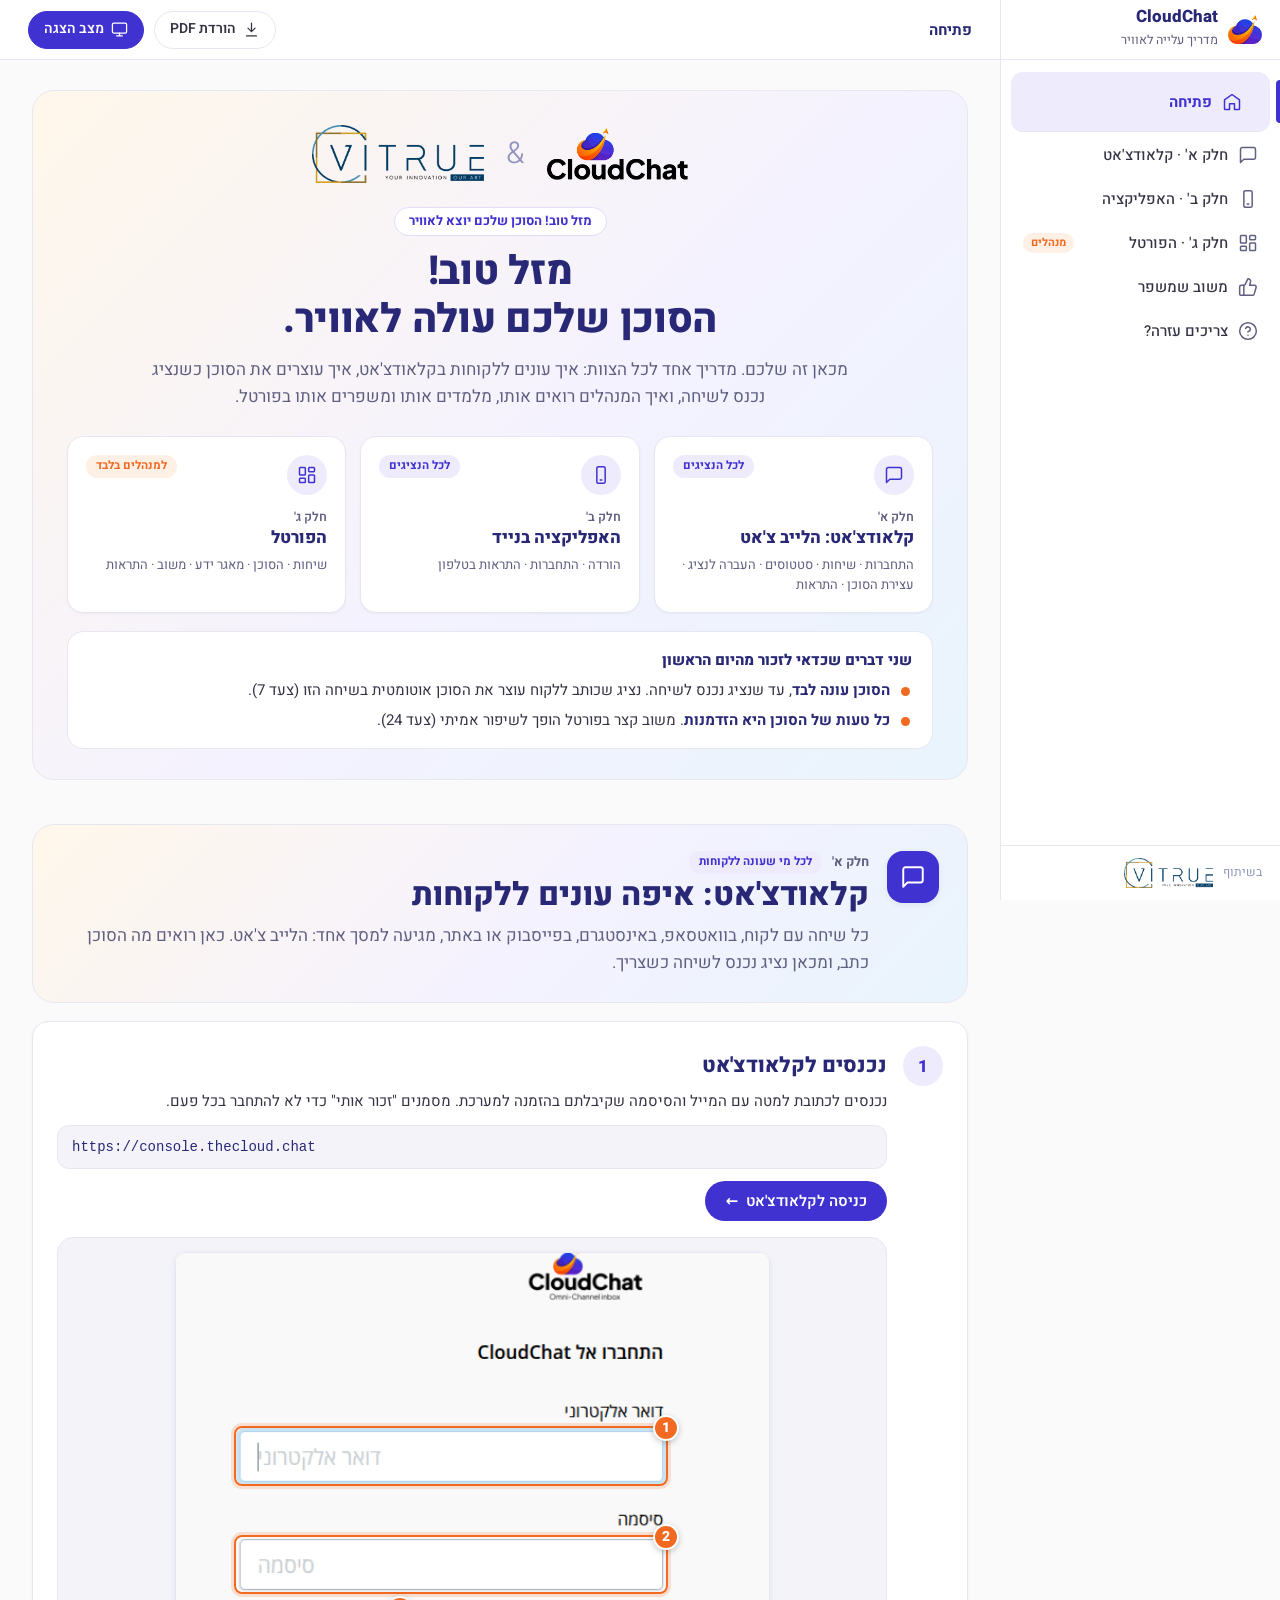
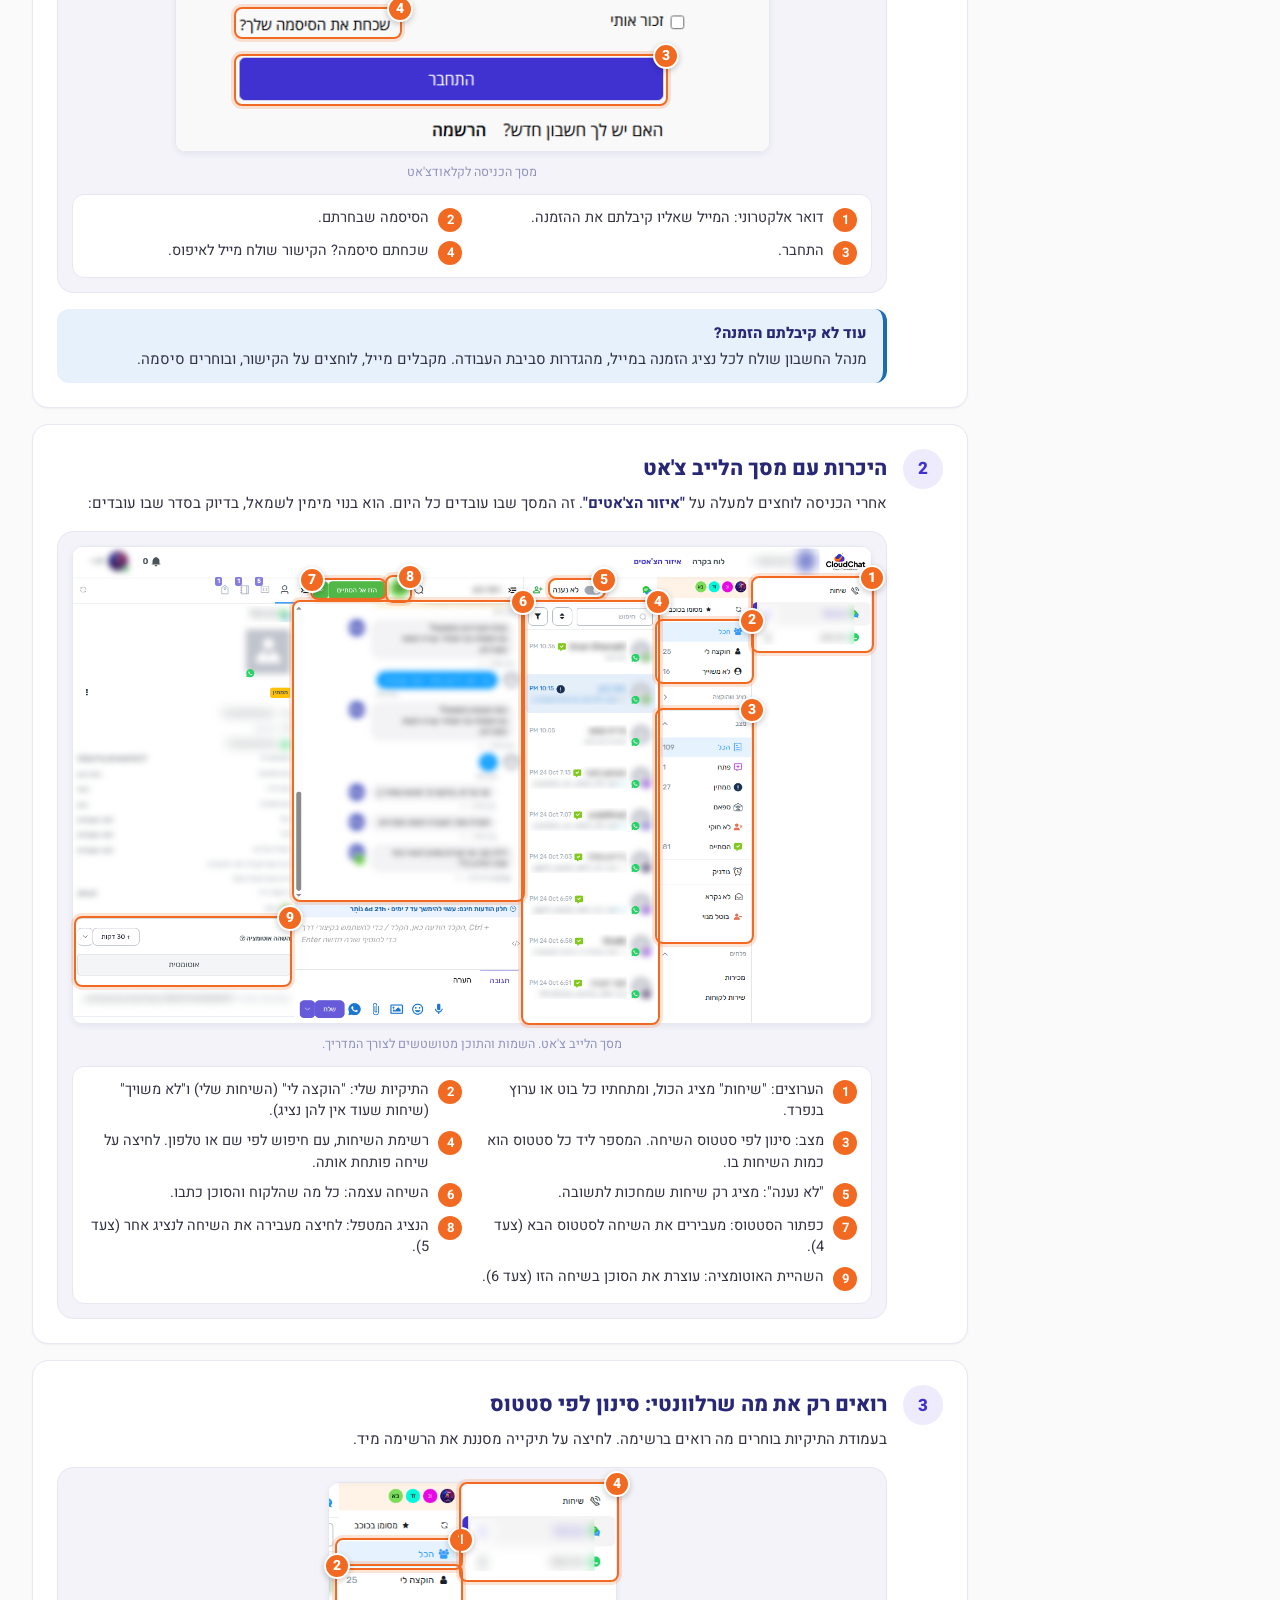
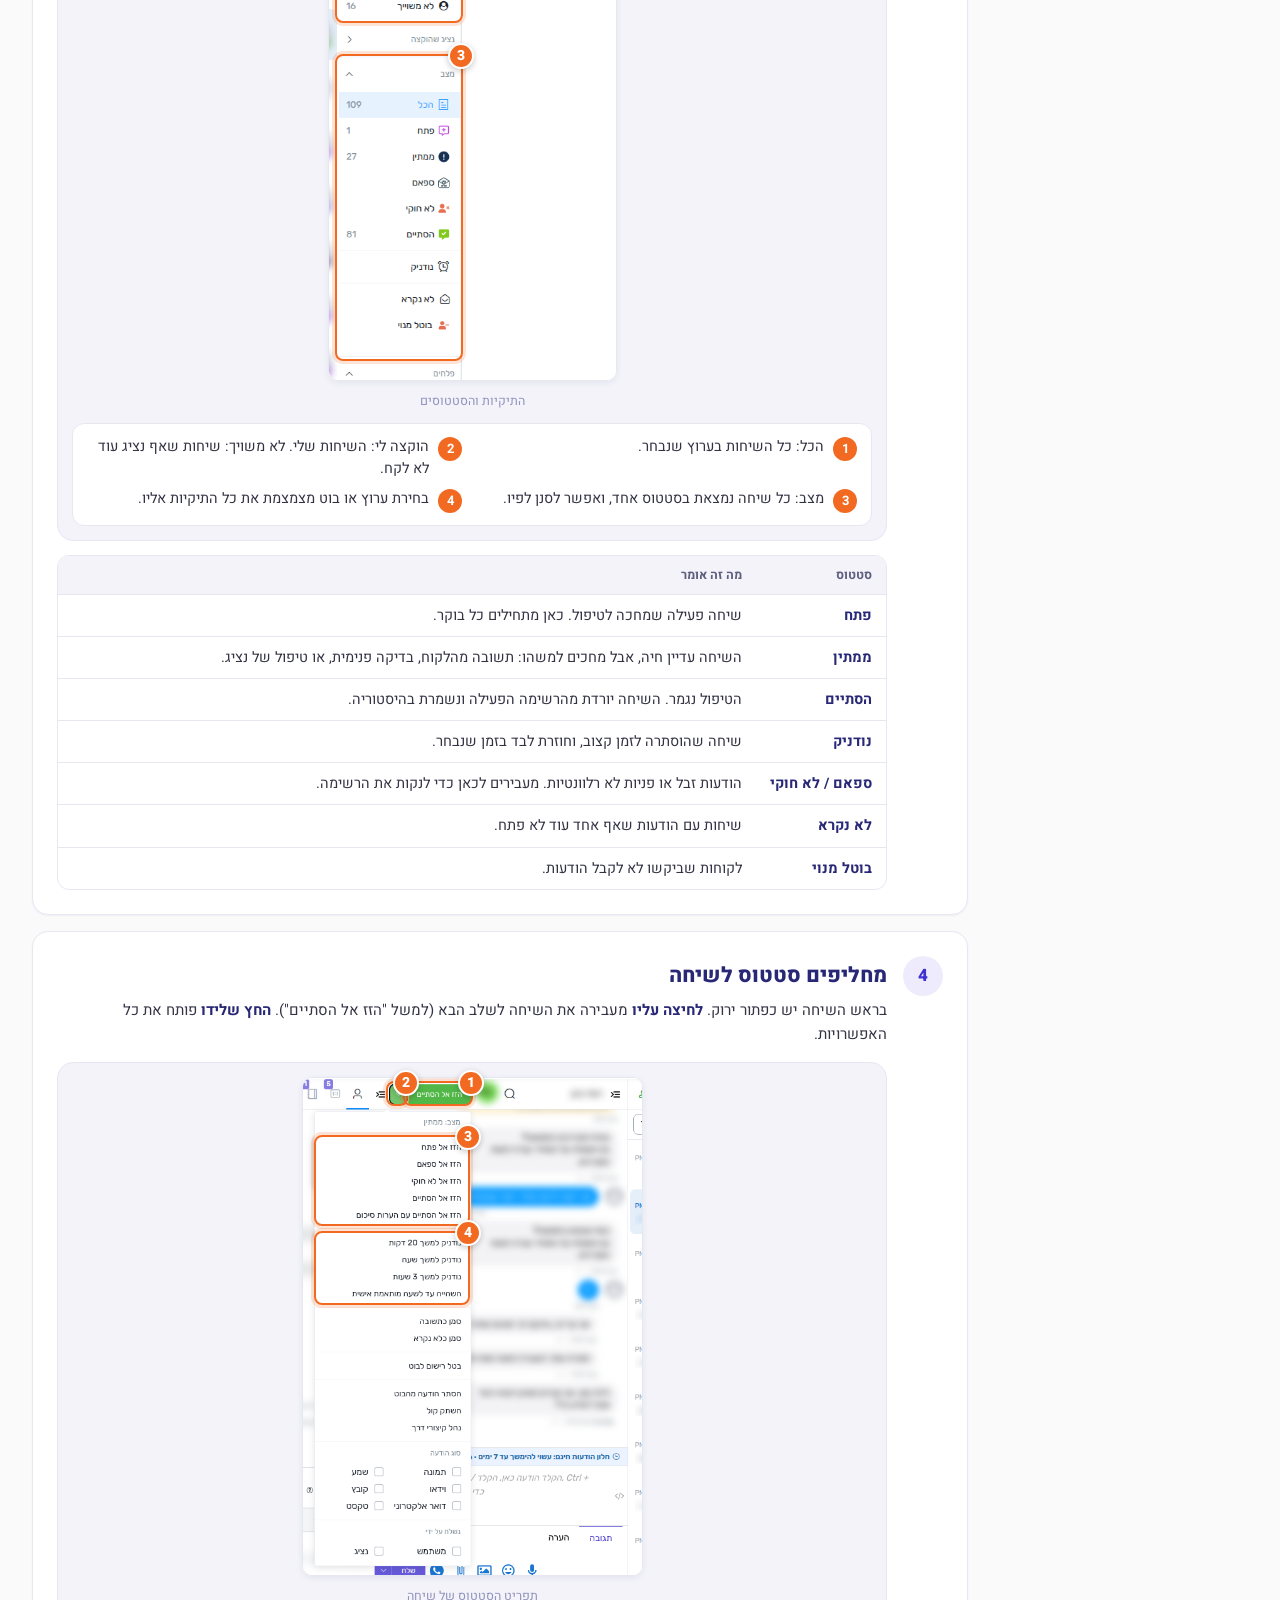
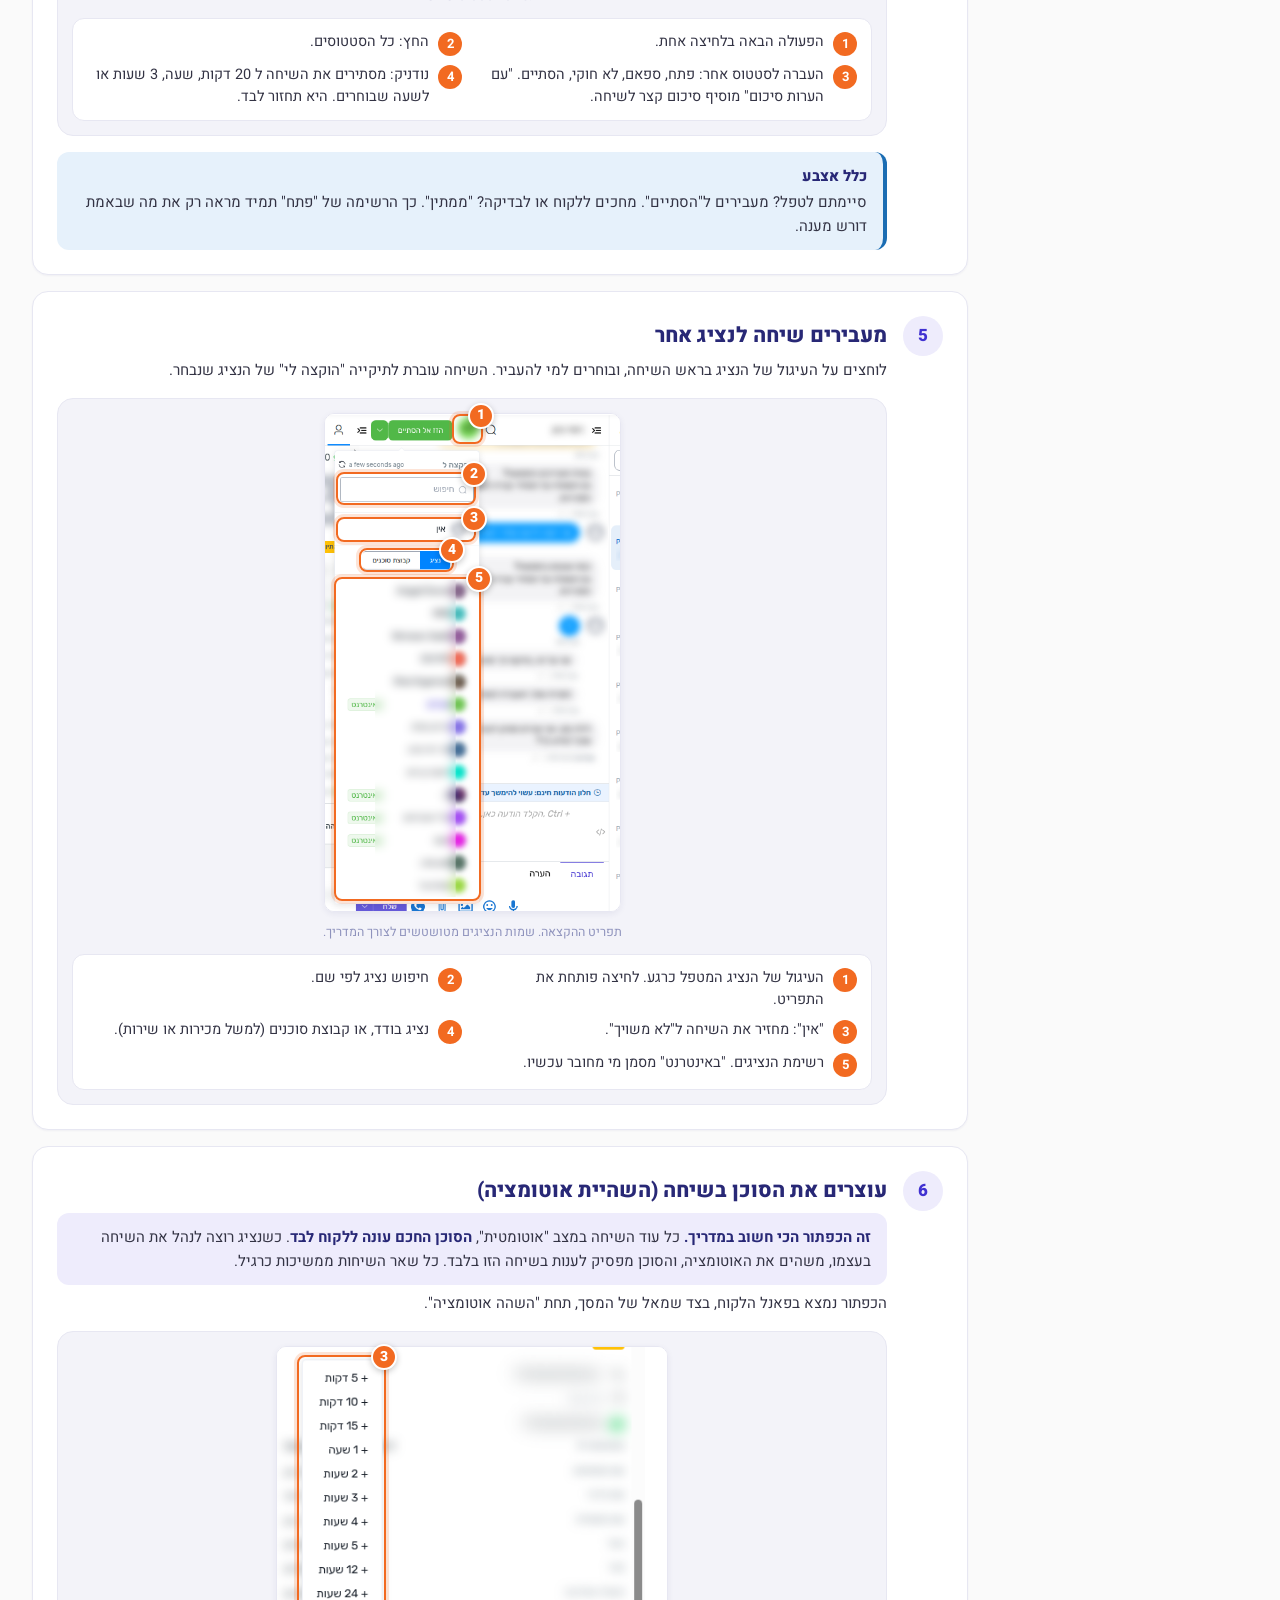
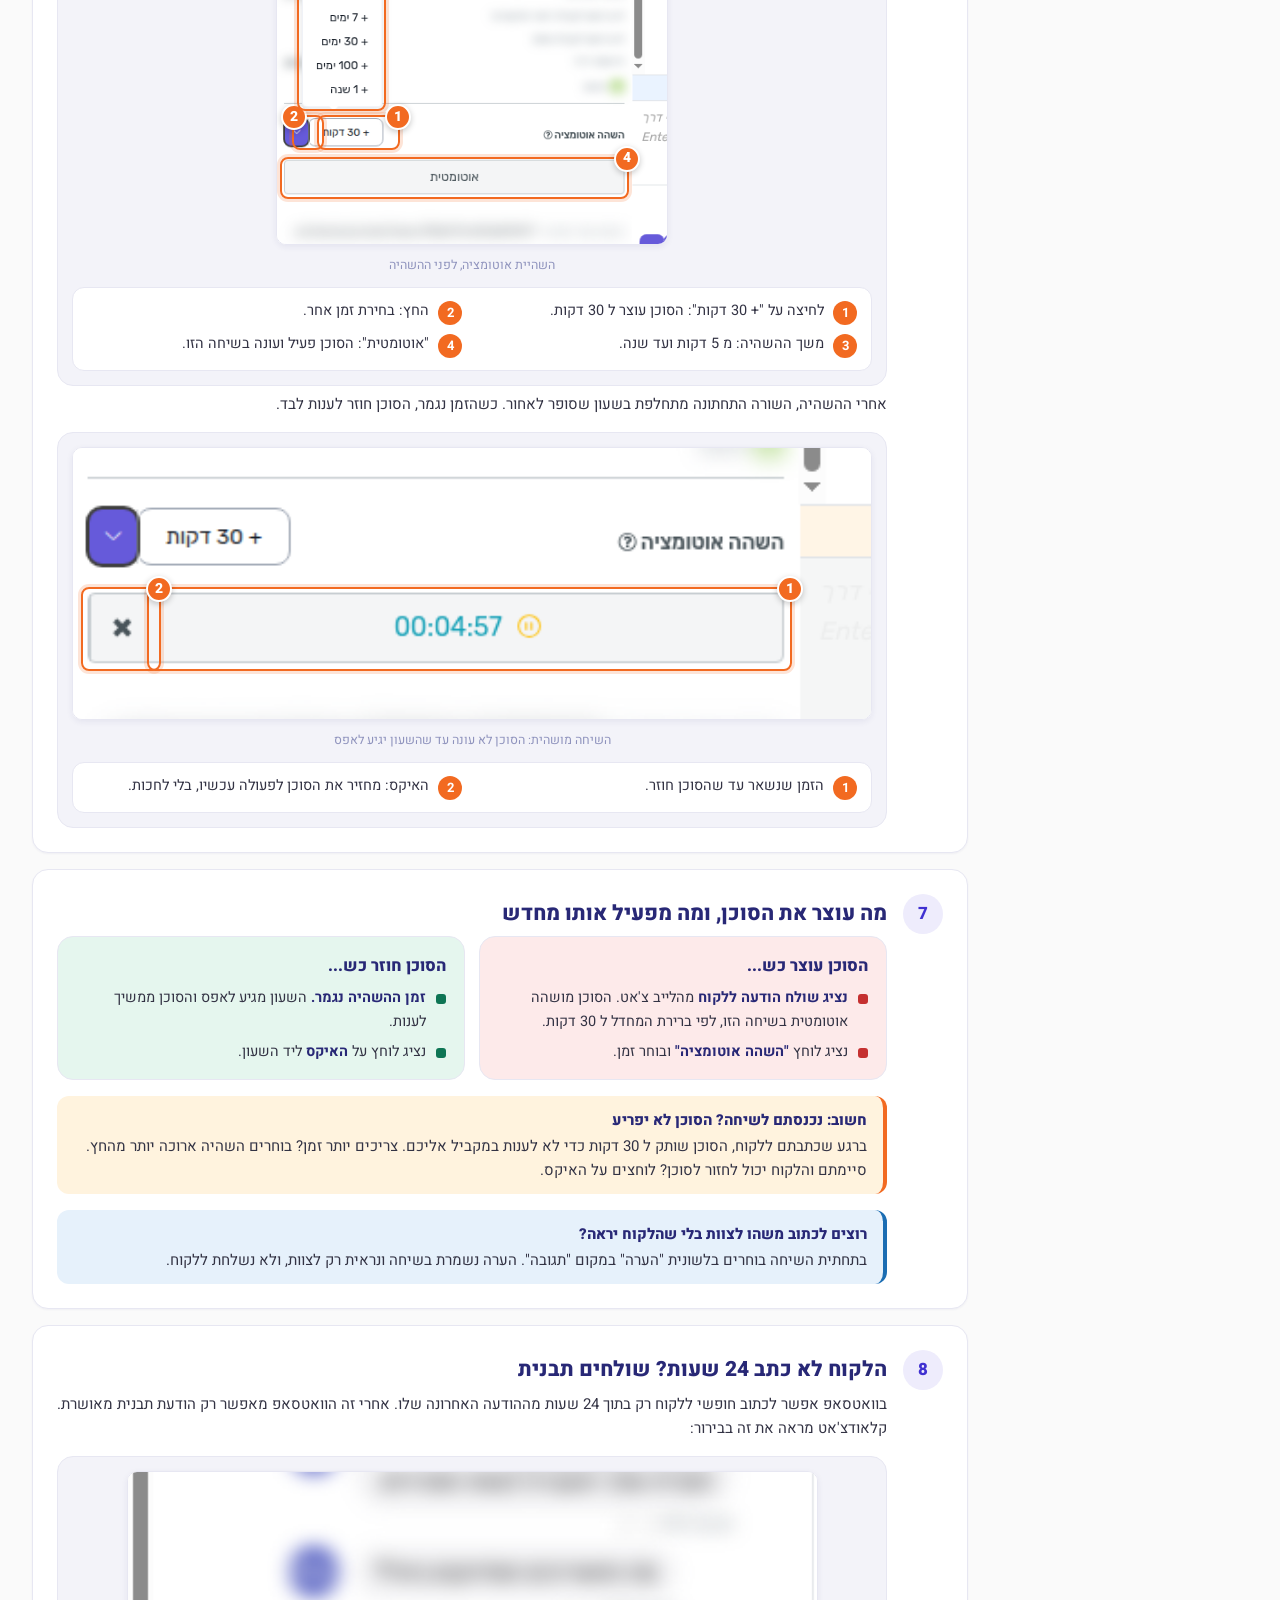
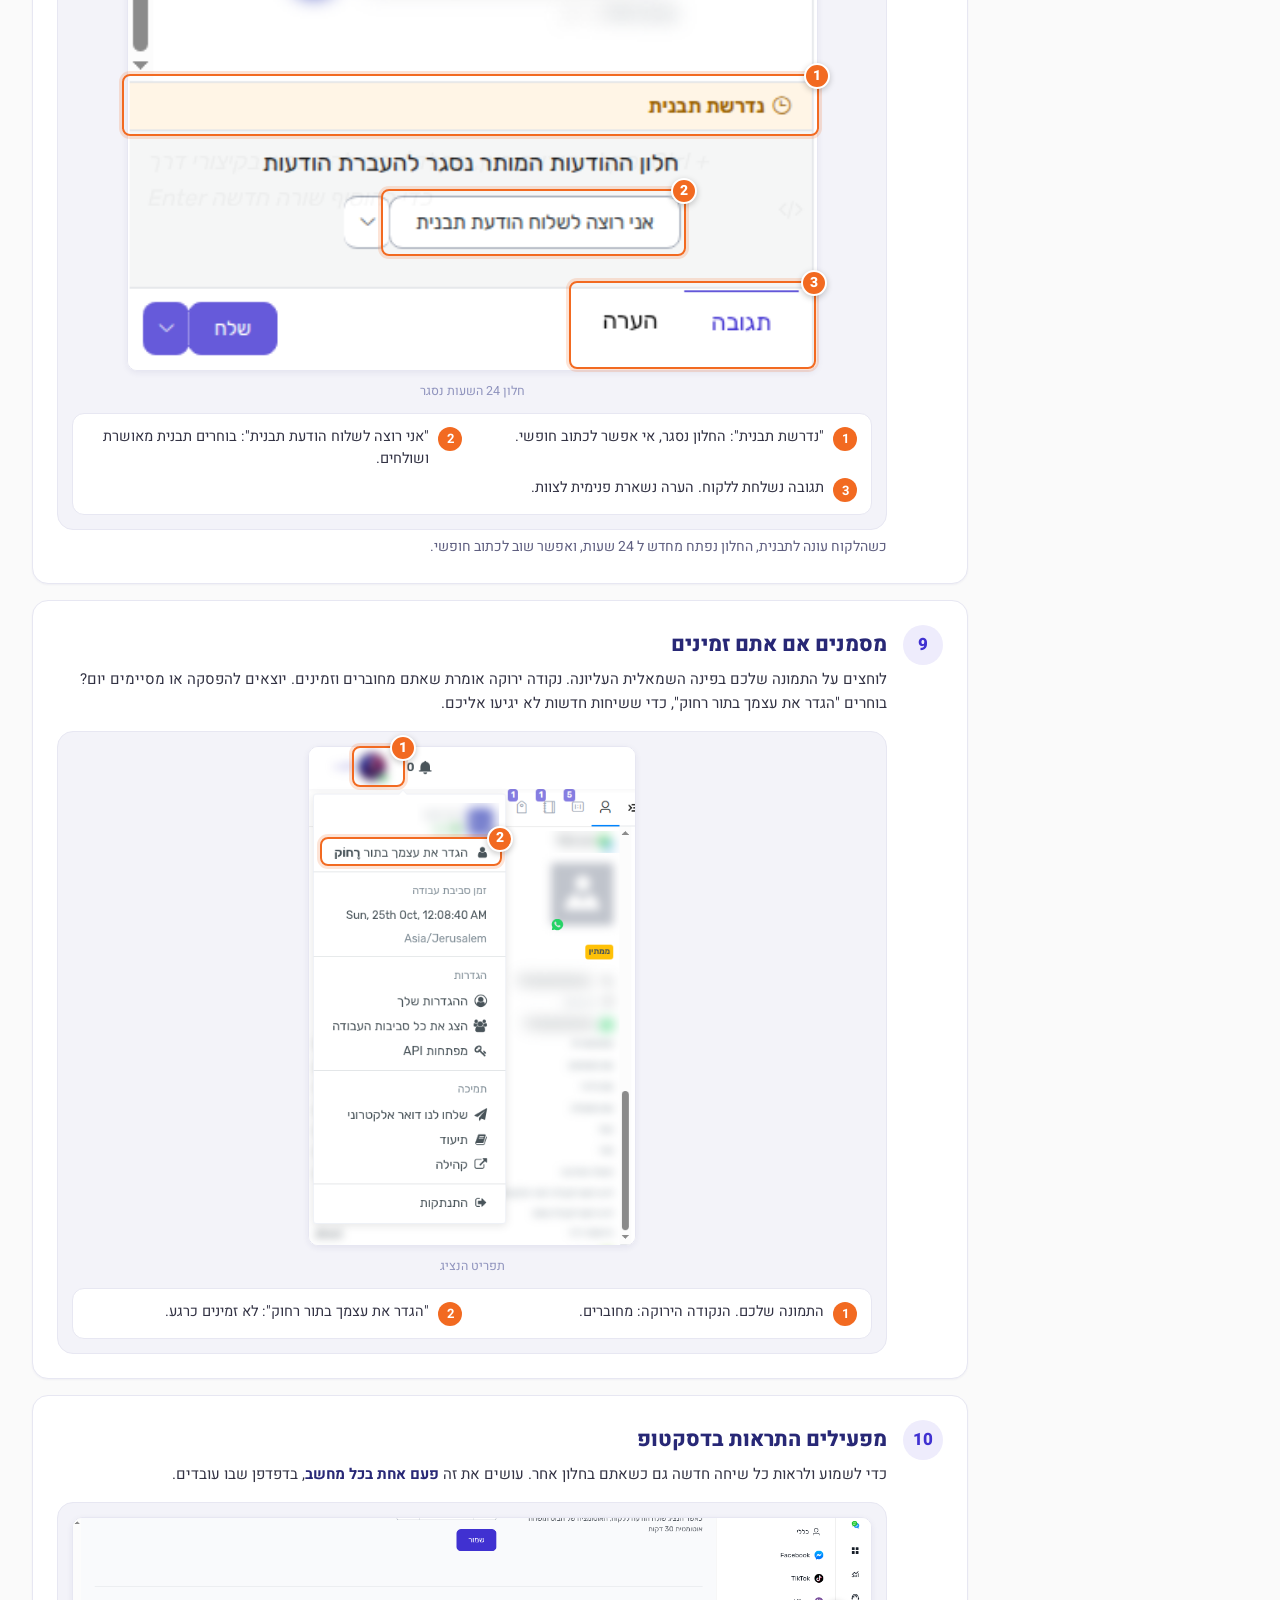
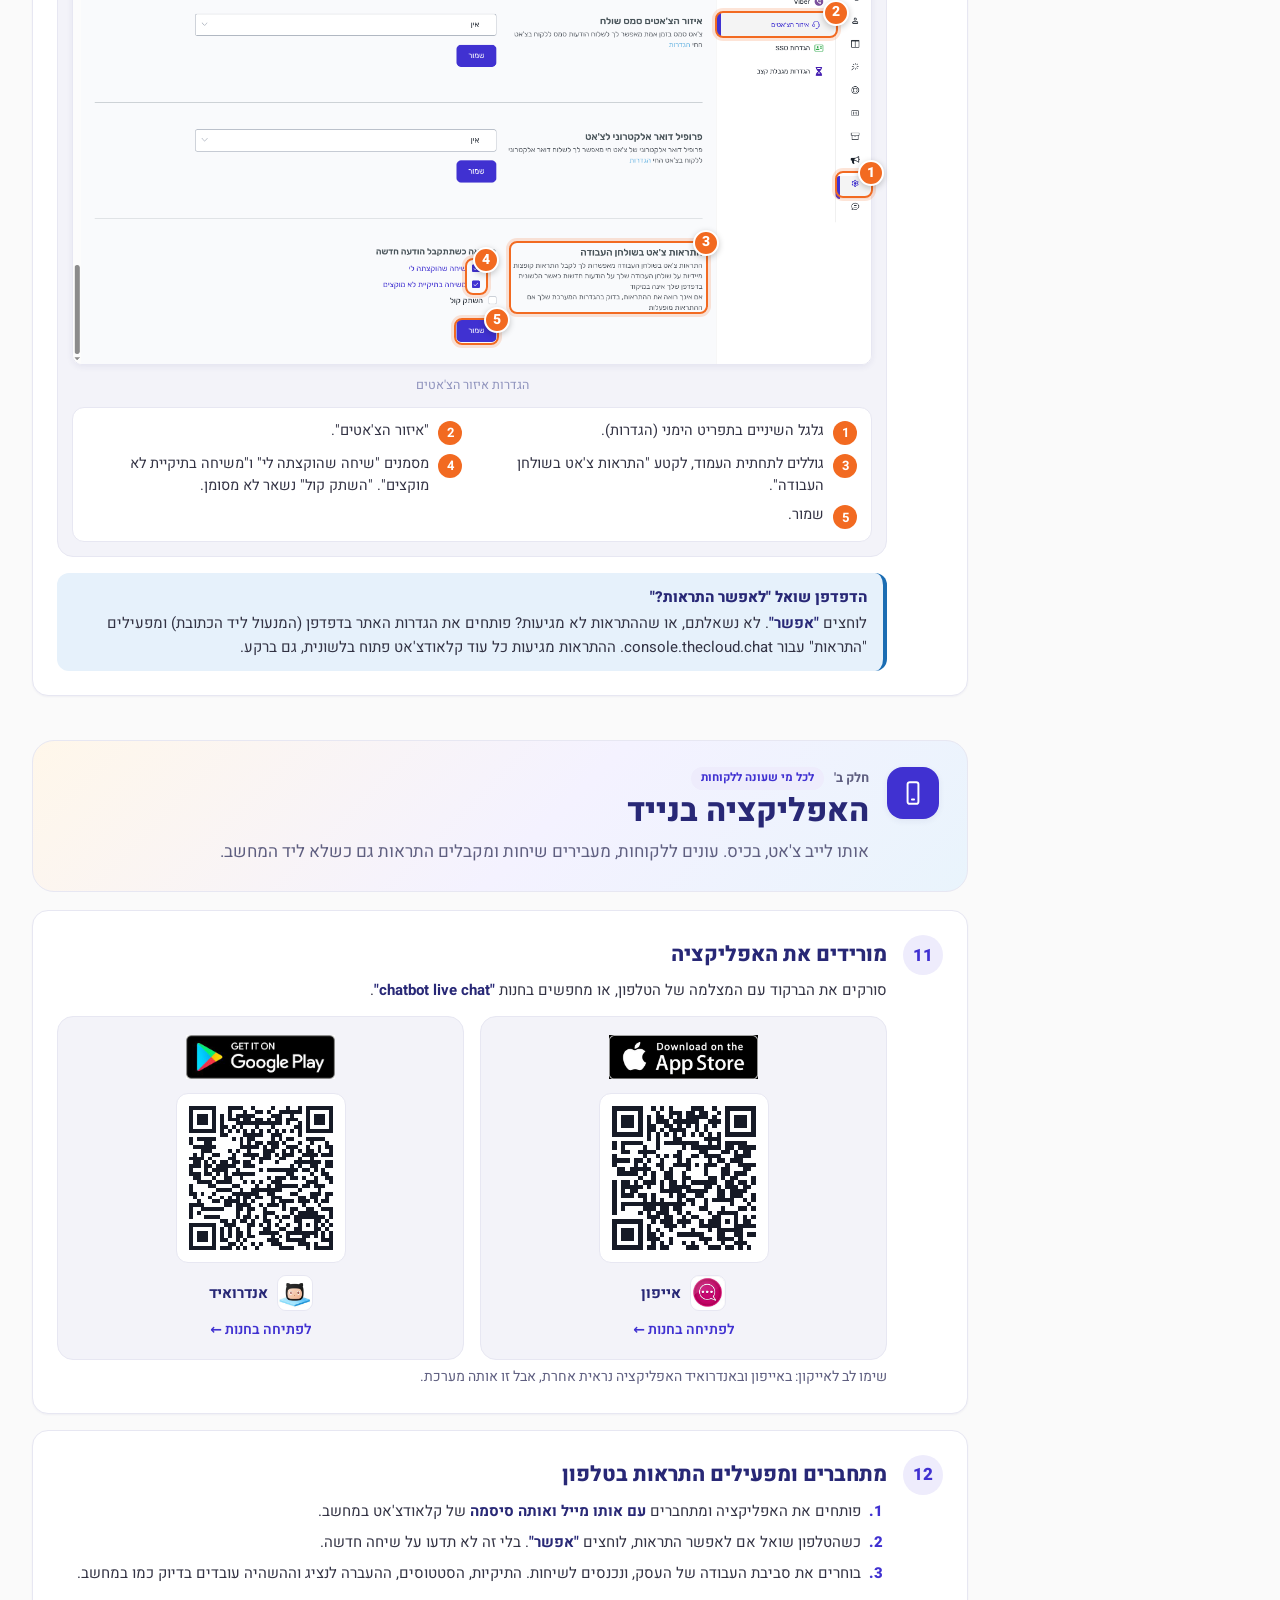
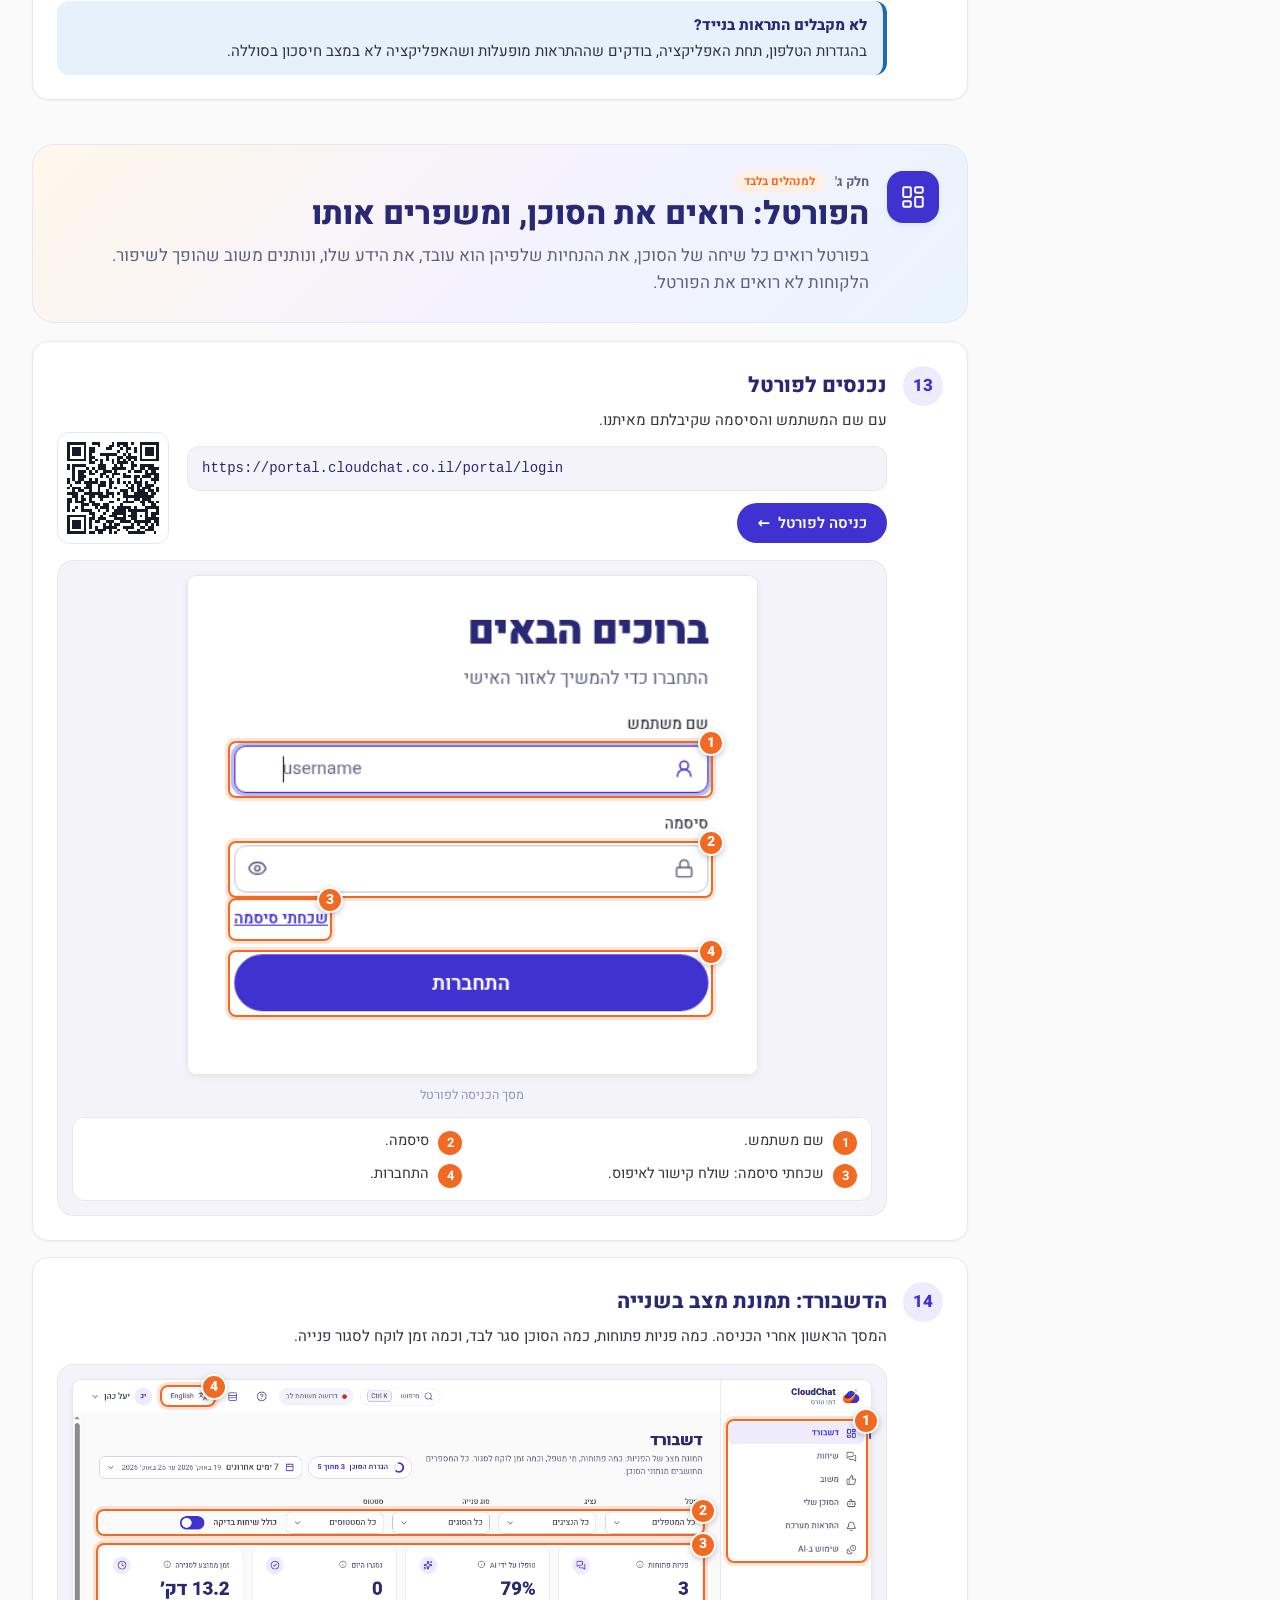
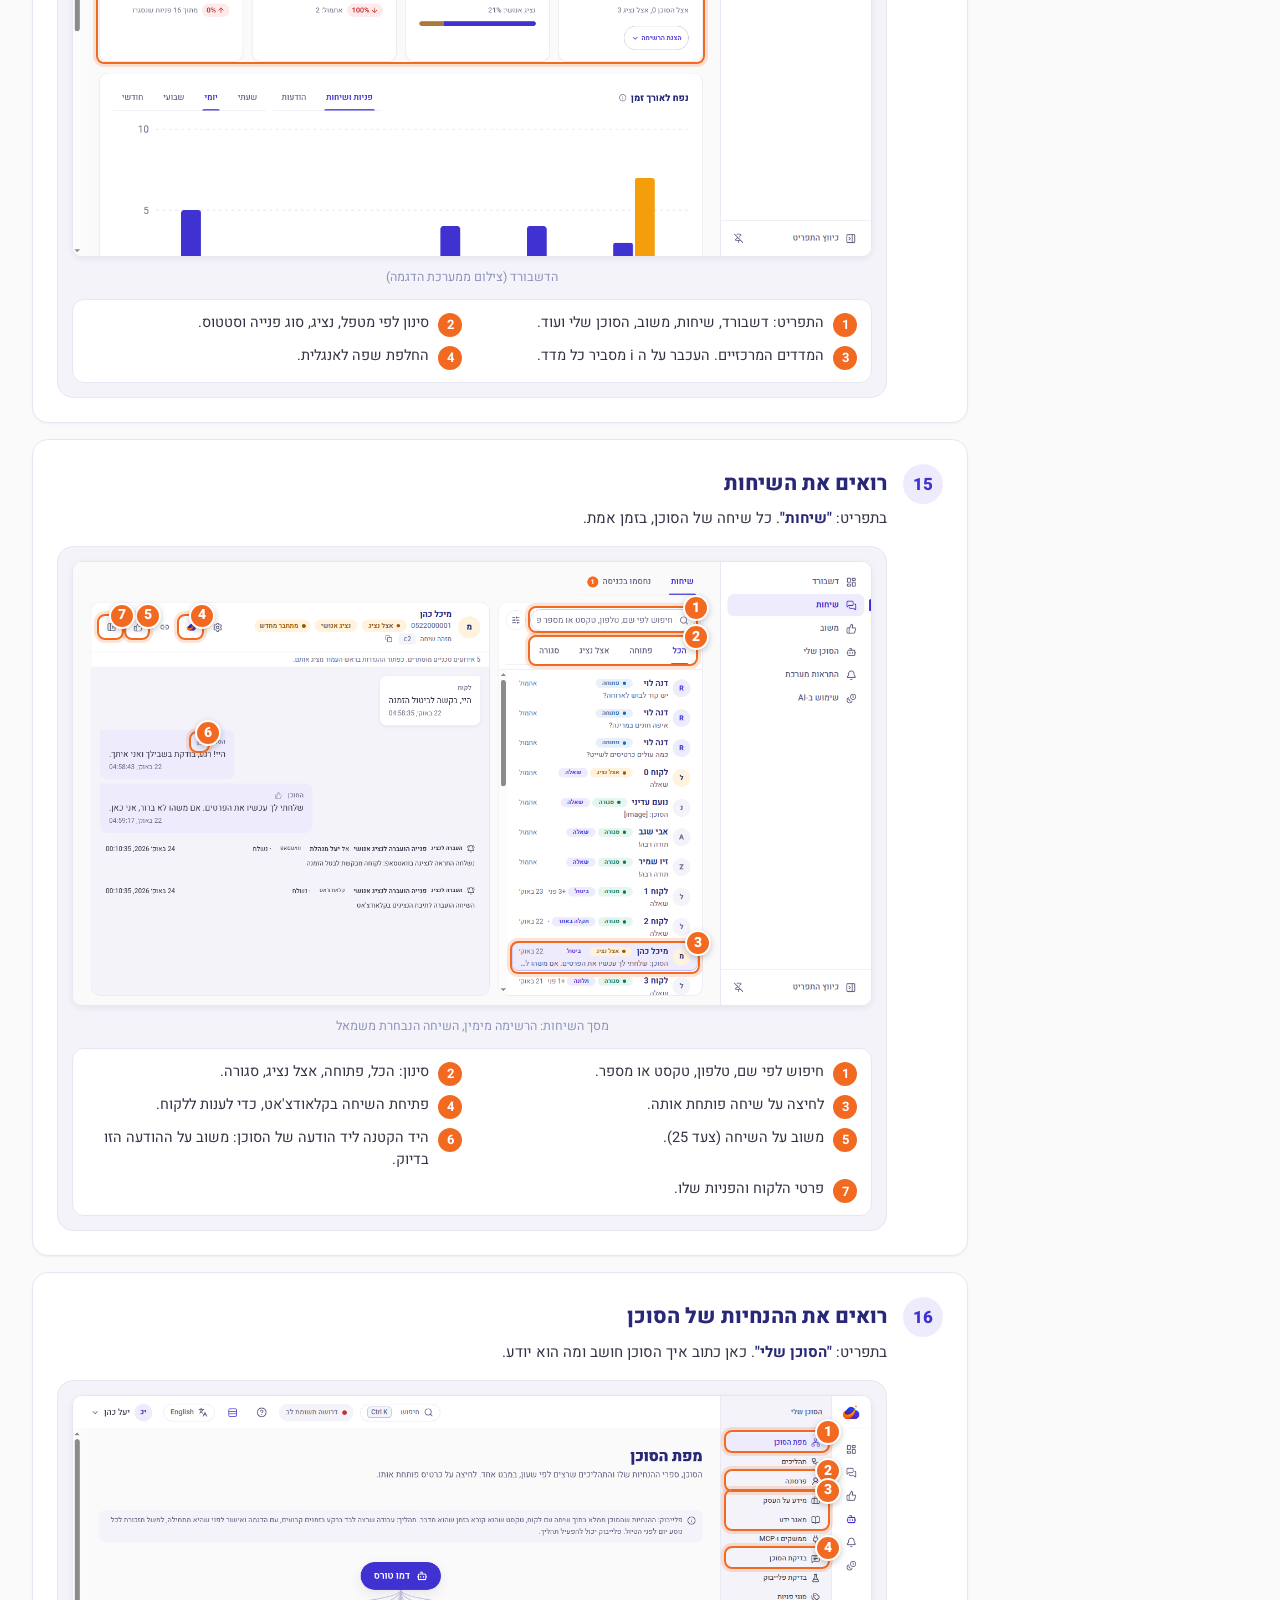
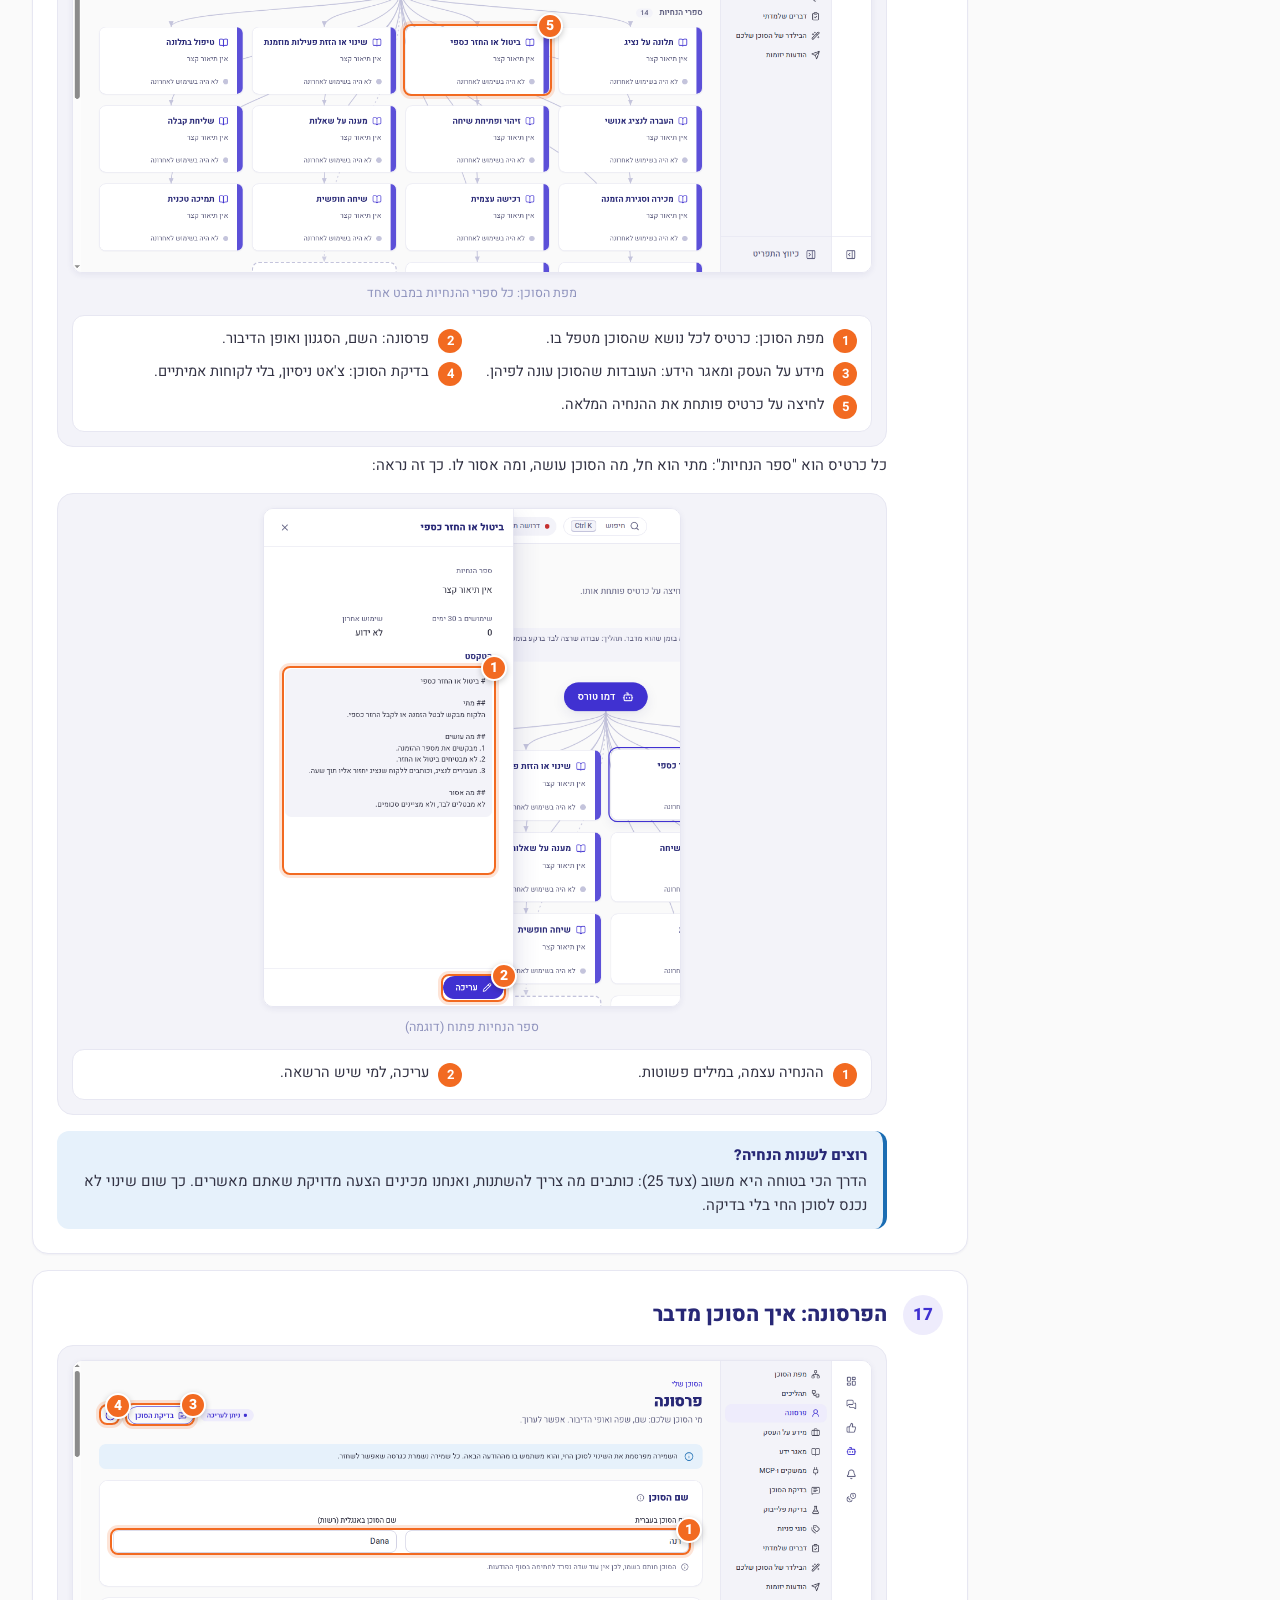
<file: index.html>
<!DOCTYPE html>
<html dir="rtl" lang="he"><head><meta charset="utf-8"><meta name="viewport" content="width=device-width, initial-scale=1">
<title>מדריך עלייה לאוויר · CloudChat &amp; Vitrue</title>
<meta name="description" content="מדריך עלייה לאוויר: לייב צ'אט בקלאודצ'אט, האפליקציה, והפורטל למנהלים">
<link rel="icon" href="img/cloudchat_icon.png">
<style>@font-face{font-family:'Heebo Variable';font-style:normal;font-weight:100 900;font-display:swap;src:url('fonts/heebo-hebrew.woff2') format('woff2-variations');unicode-range:U+0307-0308,U+0590-05FF,U+200C-2010,U+20AA,U+25CC,U+FB1D-FB4F}
@font-face{font-family:'Heebo Variable';font-style:normal;font-weight:100 900;font-display:swap;src:url('fonts/heebo-latin.woff2') format('woff2-variations');unicode-range:U+0000-00FF,U+0131,U+0152-0153,U+02BB-02BC,U+02C6,U+02DA,U+02DC,U+0304,U+0308,U+0329,U+2000-206F,U+20AC,U+2122,U+2191,U+2193,U+2212,U+2215,U+FEFF,U+FFFD}
/* design tokens copied from the CloudChat portal (light theme) */
:root{--color-bg:#fafafa;--color-surface:#fff;--color-surface-2:#f3f3f9;--color-surface-hover:#f7f7fc;--color-border:#e7e7f2;--color-border-strong:#c4c4dc;
--color-heading:#282876;--color-text:#334;--color-text-muted:#5f5f80;--color-text-subtle:#8f93bd;
--color-primary:#4031d1;--color-primary-hover:#3426b0;--color-primary-soft:#eeecfc;--color-primary-soft-hover:#e1ddf8;
--color-accent:#f26a21;--color-accent-soft:#fff0e6;--color-success:#0e7554;--color-success-soft:#e5f6ee;--color-danger:#c53030;--color-danger-soft:#fdeaea;
--color-warning:#9a5b06;--color-warning-soft:#fff3de;--color-info:#1b6db3;--color-info-soft:#e6f1fb;
--gradient-wash:linear-gradient(135deg,#fff7ea 0%,#f4f2ff 55%,#e9f4fc 100%);
--radius-xs:6px;--radius-sm:10px;--radius-md:12px;--radius-lg:16px;--radius-xl:22px;--radius-pill:999px;
--shadow-xs:0 1px 2px #2828760d;--shadow-sm:0 2px 6px #28287612;--shadow-md:0 8px 22px #28287614,0 2px 6px #2828760a;--shadow-lg:0 18px 44px #28287629,0 6px 14px #2828760f;
--font-sans:"Heebo Variable",system-ui,-apple-system,"Segoe UI",Roboto,"Noto Sans Hebrew",Arial,sans-serif;--side-w:17.5rem;--mark:#f26a21}
*{box-sizing:border-box;margin:0;padding:0}
html{scroll-behavior:smooth;-webkit-text-size-adjust:100%;scroll-padding-top:72px}
body{font-family:var(--font-sans);background:var(--color-bg);color:var(--color-text);line-height:1.6;font-size:15px}
a{color:var(--color-primary)}
svg{width:20px;height:20px;flex:0 0 auto}
/* sidebar like the portal: right side, white, soft active pill */
.side{position:fixed;inset-block:0;right:0;width:var(--side-w);background:var(--color-surface);border-left:1px solid var(--color-border);display:flex;flex-direction:column;z-index:30}
.side-head{display:flex;align-items:center;gap:10px;padding:14px 18px;height:60px;border-bottom:1px solid var(--color-border)}
.side-head img{width:34px;height:auto}
.side-head b{display:block;color:var(--color-heading);font-size:17px;font-weight:800;line-height:1.1}
.side-head small{color:var(--color-text-muted);font-size:12.5px}
.side-nav{flex:1;overflow:auto;padding:12px 10px}
.nv{display:flex;align-items:center;gap:10px;text-decoration:none;color:var(--color-text);font-weight:500;font-size:15px;padding:9px 12px;border-radius:var(--radius-md);position:relative;margin-bottom:2px}
.nv:hover{background:var(--color-surface-hover)}
.nv svg{color:var(--color-text-muted)}
.nv em{font-style:normal;font-size:11px;font-weight:700;color:var(--color-accent);background:var(--color-accent-soft);border-radius:var(--radius-pill);padding:1px 8px;margin-inline-start:auto}
.nv.on,.grp.on>.nv{background:var(--color-primary-soft);color:var(--color-primary);font-weight:700}
.nv.on svg,.grp.on>.nv svg{color:var(--color-primary)}
.nv.on:before,.grp.on>.nv:before{content:'';position:absolute;right:-10px;top:8px;bottom:8px;width:4px;border-radius:4px 0 0 4px;background:var(--color-primary)}
.grp-lbl{font-size:11.5px;font-weight:800;color:var(--color-text-subtle);letter-spacing:.02em;margin:12px 12px 4px;text-transform:none}
.grid3{display:grid;grid-template-columns:repeat(3,1fr);gap:12px;margin:12px 0 4px}
.grid3 .mini{background:var(--color-surface-2)}
.grid3 .mini p{font-size:14px}
.grid3 .new{border-inline-start:4px solid var(--color-primary)}
.grid3 .upd{border-inline-start:4px solid var(--color-warning)}
.grid3 .old{border-inline-start:4px solid var(--color-success)}
.subs{display:none;padding:2px 0 8px;margin-inline-start:22px;border-inline-start:1px solid var(--color-border)}
.grp.on .subs{display:block}
.sub{display:flex;gap:8px;align-items:flex-start;text-decoration:none;color:var(--color-text-muted);font-size:13.5px;line-height:1.4;padding:5px 12px;border-radius:var(--radius-sm)}
.sub i{font-style:normal;flex:0 0 20px;height:20px;border-radius:var(--radius-pill);background:var(--color-surface-2);color:var(--color-text-muted);font-size:11.5px;font-weight:700;display:flex;align-items:center;justify-content:center}
.sub:hover{background:var(--color-surface-hover);color:var(--color-text)}
.sub.on{color:var(--color-primary);font-weight:600}
.sub.on i{background:var(--color-primary);color:#fff}
.side-foot{display:flex;align-items:center;gap:10px;padding:12px 18px;border-top:1px solid var(--color-border);color:var(--color-text-subtle);font-size:12px}
.side-foot img{height:30px;width:auto}
/* header like the portal top bar */
.main{margin-right:var(--side-w)}
.top{position:sticky;top:0;z-index:20;height:60px;display:flex;align-items:center;gap:10px;padding:0 28px;background:rgba(255,255,255,.94);backdrop-filter:blur(8px);border-bottom:1px solid var(--color-border)}
.crumb{font-weight:700;color:var(--color-heading);font-size:15px;margin-inline-end:auto;white-space:nowrap;overflow:hidden;text-overflow:ellipsis}
#menu{display:none;border:0;background:none;color:var(--color-heading);padding:6px;border-radius:var(--radius-sm);cursor:pointer}
.tbtn{display:inline-flex;align-items:center;gap:7px;height:38px;padding:0 15px;border:1px solid var(--color-border);border-radius:var(--radius-pill);background:var(--color-surface);color:var(--color-text);font:inherit;font-size:14px;font-weight:600;text-decoration:none;cursor:pointer;white-space:nowrap}
.tbtn:hover{background:var(--color-surface-hover)}
.tbtn svg{width:17px;height:17px}
.tbtn.primary{background:var(--color-primary);border-color:var(--color-primary);color:#fff}
.tbtn.primary:hover{background:var(--color-primary-hover)}
.wrap{max-width:62rem;margin:0 auto;padding:30px 28px 80px}
/* cover */
.cover{background:var(--gradient-wash);border:1px solid var(--color-border);border-radius:var(--radius-xl);padding:34px 34px 30px;margin-bottom:22px;text-align:center}
.brands{display:flex;align-items:center;justify-content:center;gap:22px;margin-bottom:24px}
.brands img{height:52px;width:auto}
.brands img+.amp+img{height:58px}
.amp{font-size:30px;font-weight:300;color:var(--color-text-subtle)}
.eyebrow{align-self:center;display:inline-block;font-size:13px;font-weight:700;color:var(--color-primary);background:var(--color-surface);border:1px solid var(--color-primary-soft-hover);border-radius:var(--radius-pill);padding:3px 14px;margin-bottom:12px}
.cover h1{font-size:clamp(28px,4.4vw,40px);line-height:1.2;font-weight:800;color:var(--color-heading);letter-spacing:-.3px}
.lead{font-size:clamp(15px,1.9vw,17px);color:var(--color-text-muted);margin:12px auto 0;max-width:44rem}
.toc{display:grid;grid-template-columns:repeat(3,1fr);gap:14px;margin-top:26px;text-align:right}
.tocc{position:relative;display:block;background:var(--color-surface);border:1px solid var(--color-border);border-radius:var(--radius-lg);padding:18px;text-decoration:none;color:var(--color-text);box-shadow:var(--shadow-xs);transition:box-shadow .14s,transform .14s}
.tocc:hover{box-shadow:var(--shadow-md);transform:translateY(-2px)}
.ti{display:flex;width:40px;height:40px;border-radius:var(--radius-pill);background:var(--color-primary-soft);color:var(--color-primary);align-items:center;justify-content:center;margin-bottom:12px}
.tocc .tag{position:absolute;top:18px;left:18px}
.tocc b{display:block;font-size:12.5px;color:var(--color-text-muted);font-weight:600}
.tocc strong{display:block;font-size:17px;color:var(--color-heading);font-weight:800;line-height:1.3}
.tocc small{display:block;font-size:13px;color:var(--color-text-muted);margin-top:6px;line-height:1.5}
.tag{display:inline-block;font-size:11.5px;font-weight:700;background:var(--color-primary-soft);color:var(--color-primary);padding:2px 10px;border-radius:var(--radius-pill)}
.tag.mgr{background:var(--color-accent-soft);color:var(--color-accent)}
.howto{margin-top:18px;text-align:right;background:var(--color-surface);border:1px solid var(--color-border);border-radius:var(--radius-lg);padding:16px 20px}
.howto-t{font-weight:800;color:var(--color-heading)}
.howto ul{list-style:none;margin-top:6px}
.howto li{position:relative;padding-inline-start:22px;margin-top:6px}
.howto li:before{content:'';position:absolute;right:2px;top:9px;width:9px;height:9px;border-radius:50%;background:var(--color-accent)}
/* chapter header like a portal page title on the wash */
.chapter{display:flex;gap:18px;align-items:flex-start;margin:44px 0 18px;padding:26px 28px;border-radius:var(--radius-xl);background:var(--gradient-wash);border:1px solid var(--color-border)}
.chip-ico{flex:0 0 52px;height:52px;border-radius:var(--radius-lg);background:var(--color-primary);color:#fff;display:flex;align-items:center;justify-content:center;box-shadow:var(--shadow-sm)}
.chip-ico svg{width:26px;height:26px}
.chapter .kicker{display:flex;gap:10px;align-items:center;font-size:13px;font-weight:700;color:var(--color-text-muted)}
.chapter h1{font-size:clamp(24px,3.2vw,32px);font-weight:800;line-height:1.2;color:var(--color-heading);margin-top:2px}
.chapter .lead{margin:8px 0 0;max-width:none}
.who{font-size:11.5px;font-weight:700;background:var(--color-primary-soft);color:var(--color-primary);padding:2px 10px;border-radius:var(--radius-pill)}
.who.mgr{background:var(--color-accent-soft);color:var(--color-accent)}
/* step cards like portal cards */
.card{background:var(--color-surface);border:1px solid var(--color-border);border-radius:var(--radius-lg);padding:24px;margin-bottom:16px;box-shadow:var(--shadow-xs)}
.step{display:flex;gap:16px;align-items:flex-start}
.badge{flex:0 0 40px;height:40px;border-radius:var(--radius-pill);background:var(--color-primary-soft);color:var(--color-primary);font-weight:800;font-size:17px;display:flex;align-items:center;justify-content:center}
.body{flex:1;min-width:0}
h2{font-size:clamp(18px,2.3vw,21px);font-weight:800;line-height:1.35;color:var(--color-heading);margin:6px 0 8px}
h2.sec{margin:0 0 14px}
h3{color:var(--color-heading)}
p{font-size:15px;color:var(--color-text);margin-top:6px}
b,strong{color:var(--color-heading)}
p.key{background:var(--color-primary-soft);border-radius:var(--radius-md);padding:12px 16px}
.hint{color:var(--color-text-muted);font-size:14px}
.urlbox{margin-top:12px;background:var(--color-surface-2);border:1px solid var(--color-border);border-radius:var(--radius-md);padding:10px 14px;direction:ltr;text-align:left;font-size:14px;color:var(--color-heading);word-break:break-all;font-family:ui-monospace,"SF Mono",Menlo,Consolas,monospace}
.btn{display:inline-flex;align-items:center;gap:8px;margin-top:12px;background:var(--color-primary);color:#fff;text-decoration:none;font-weight:600;font-size:15px;height:40px;padding:0 20px;border-radius:var(--radius-pill)}
.btn:hover{background:var(--color-primary-hover)}
.urlrow{display:flex;gap:18px;align-items:center}
.urlrow>div{flex:1;min-width:0}
.qr{display:block;background:#fff}
.qr.small{width:112px;height:112px;border:1px solid var(--color-border);border-radius:var(--radius-md);padding:6px}
/* screenshots */
.shot{margin-top:16px;border:1px solid var(--color-border);border-radius:var(--radius-lg);background:var(--color-surface-2);padding:14px}
.frame{position:relative;width:100%;max-width:var(--mw,100%);margin:0 auto;border-radius:var(--radius-sm);overflow:visible;background:#fff;box-shadow:var(--shadow-sm)}
.frame img{position:absolute;inset:0;width:100%;height:100%;display:block;border-radius:var(--radius-sm);border:1px solid var(--color-border)}
.mk{position:absolute;border:2.5px solid var(--mark);border-radius:8px;box-shadow:0 0 0 3px rgba(242,106,33,.18)}
.mk span{position:absolute;top:-13px;right:-13px;min-width:26px;height:26px;padding:0 6px;border-radius:13px;background:var(--mark);color:#fff;font-weight:800;font-size:14px;display:flex;align-items:center;justify-content:center;box-shadow:0 2px 6px rgba(0,0,0,.22);border:2px solid #fff}
.mk.l span{right:auto;left:-13px}
figcaption{font-size:12.5px;color:var(--color-text-subtle);text-align:center;margin-top:10px}
.legend{list-style:none;margin-top:12px;display:grid;grid-template-columns:1fr 1fr;gap:8px 20px;background:var(--color-surface);border:1px solid var(--color-border);border-radius:var(--radius-md);padding:12px 14px}
.legend li{display:flex;gap:9px;align-items:flex-start;font-size:14.5px;line-height:1.5}
.legend b{flex:0 0 24px;height:24px;border-radius:12px;background:var(--mark);color:#fff;font-size:13px;display:flex;align-items:center;justify-content:center;margin-top:1px}
/* callouts in the portal soft colours */
.tip{margin-top:16px;background:var(--color-info-soft);border-radius:var(--radius-md);padding:12px 16px;font-size:15px;border-inline-start:4px solid var(--color-info)}
.tip .ttl{display:block;font-weight:800;color:var(--color-heading);margin-bottom:2px}
.tip.warn{background:var(--color-warning-soft);border-inline-start-color:var(--color-accent)}
.tbl{width:100%;border-collapse:separate;border-spacing:0;margin-top:14px;font-size:14.5px;border:1px solid var(--color-border);border-radius:var(--radius-md);overflow:hidden}
.tbl th{background:var(--color-surface-2);color:var(--color-text-muted);text-align:right;padding:9px 14px;font-weight:700;font-size:12.5px}
.tbl td{padding:9px 14px;border-top:1px solid var(--color-border);vertical-align:top}
.tbl td:first-child{white-space:nowrap;width:130px}
.tbl tr:hover td{background:var(--color-surface-hover)}
.grid2{display:grid;grid-template-columns:1fr 1fr;gap:14px;margin-top:8px}
.mini{border-radius:var(--radius-lg);padding:16px 18px;border:1px solid var(--color-border)}
.mini h3{font-size:16.5px;font-weight:800;margin-bottom:4px}
.mini ul{list-style:none}
.mini li{font-size:14.5px;margin-top:7px;position:relative;padding-inline-start:20px}
.mini li:before{content:'';position:absolute;right:0;top:8px;width:10px;height:10px;border-radius:3px}
.mini.stop{background:var(--color-danger-soft)}.mini.stop li:before{background:var(--color-danger)}
.mini.go{background:var(--color-success-soft)}.mini.go li:before{background:var(--color-success)}
.apps{display:grid;grid-template-columns:1fr 1fr;gap:16px;margin-top:14px}
.app{border:1px solid var(--color-border);border-radius:var(--radius-lg);padding:18px;text-align:center;background:var(--color-surface-2)}
.app .badge-img{height:44px;width:auto;display:block;margin:0 auto 14px}
.app .qr{width:170px;height:170px;margin:0 auto;border:1px solid var(--color-border);border-radius:var(--radius-md);padding:8px}
.appname{display:flex;align-items:center;justify-content:center;gap:9px;margin-top:12px;font-weight:700;color:var(--color-heading)}
.appname img{width:36px;height:36px;border-radius:9px;border:1px solid var(--color-border)}
.app a{display:inline-block;margin-top:8px;font-size:14px;font-weight:600;text-decoration:none}
.nums{margin:10px 0 0;padding-inline-start:22px}
.nums li{font-size:15px;margin-top:7px;padding-inline-start:4px}
.nums li::marker{color:var(--color-primary);font-weight:800}
.flow{display:flex;flex-wrap:wrap;align-items:center;gap:8px;margin:12px 0 4px}
.flow span{background:var(--color-surface-2);border-radius:var(--radius-pill);padding:4px 13px;font-size:13.5px;font-weight:600;color:var(--color-text-muted)}
.flow span.hl{background:var(--color-warning-soft);color:var(--color-warning)}
.flow span.ok{background:var(--color-success-soft);color:var(--color-success)}
.flow i{font-style:normal;color:var(--color-text-subtle)}
.rules{display:grid;grid-template-columns:1fr 1fr;gap:12px}
.rule{position:relative;border:1px solid var(--color-border);border-radius:var(--radius-lg);padding:14px 16px;padding-inline-start:54px;background:var(--color-surface)}
.rule>b{position:absolute;right:14px;top:14px;width:28px;height:28px;border-radius:50%;background:var(--color-primary-soft);color:var(--color-primary);display:flex;align-items:center;justify-content:center;font-size:14px}
.rule h3{font-size:15.5px;font-weight:800}
.rule p{font-size:14px;margin-top:4px}
.rule .no{color:var(--color-danger)}.rule .yes{color:var(--color-success)}
.rule .no b,.rule .yes b{color:inherit}
.helpgrid{display:grid;grid-template-columns:1fr 1fr;gap:12px}
.helpgrid>div{border:1px solid var(--color-border);border-radius:var(--radius-lg);padding:14px 16px;background:var(--color-surface-2)}
.helpgrid b{font-size:15.5px}
footer{text-align:center;color:var(--color-text-subtle);font-size:13px;margin-top:34px;line-height:1.7}
.fbrands{display:flex;justify-content:center;align-items:center;gap:22px;margin-bottom:10px}
.fbrands img{height:30px;width:auto;opacity:.9}
#pnav{display:none}
.scrim{display:none}
@media (max-width:1000px){
 .side{transform:translateX(100%);transition:transform .22s;box-shadow:var(--shadow-lg)}
 body.menu .side{transform:none}
 body.menu .scrim{display:block;position:fixed;inset:0;background:#28287661;z-index:25}
 .main{margin-right:0}
 #menu{display:inline-flex}
}
@media (max-width:720px){
 .toc,.grid2,.grid3,.apps,.rules,.helpgrid,.legend{grid-template-columns:1fr}
 .wrap{padding:18px 12px 60px}.top{padding:0 10px}
 .cover,.chapter{padding:22px 16px}.chapter{flex-direction:column;gap:10px}
 .brands{gap:12px}.brands img{height:34px}.brands img+.amp+img{height:38px}
 .step{gap:10px}.badge{flex-basis:32px;height:32px;font-size:15px}.card{padding:18px 14px}
 .shot{padding:8px}.urlrow{flex-direction:column;align-items:flex-start}
 #pres{display:none}.crumb{font-size:14px}
 .mk span{min-width:20px;height:20px;font-size:11px;top:-10px;right:-10px}.mk.l span{left:-10px}
}
/* presentation mode */
body.present .side,body.present .top,body.present footer{display:none}
body.present .main{margin:0}
body.present .wrap{max-width:1240px;padding:0 28px}
body.present .slide{display:none;min-height:100vh;margin:0;padding:34px 44px;border-radius:0;border:0;box-shadow:none}
body.present .slide.on{display:block}
body.present .chapter.on{display:flex;flex-direction:row;align-items:center;justify-content:center;padding:60px 80px}
body.present .chapter h1{font-size:52px}
body.present .chapter .lead{font-size:23px}
body.present .chip-ico{flex-basis:96px;height:96px}
body.present .chip-ico svg{width:46px;height:46px}
body.present .cover.on{display:flex;flex-direction:column;justify-content:center}
body.present .cover h1{font-size:50px}
body.present .brands img{height:70px}body.present .brands img+.amp+img{height:80px}
body.present h2{font-size:30px}
body.present p,body.present .legend li,body.present .tip,body.present .nums li,body.present .tbl{font-size:19px}
body.present .shot{max-width:none}
body.present .shot.tall{display:grid;grid-template-columns:minmax(0,1.9fr) minmax(260px,1fr);gap:8px 22px;align-items:start}
body.present .shot.tall .frame{grid-column:1;grid-row:1;max-width:min(100%,calc(70vh * var(--ar)))}
body.present .shot.wide .frame{max-width:min(100%,calc(66vh * var(--ar)))}
body.present .shot.wide .legend{grid-template-columns:repeat(3,1fr)}
body.present .shot.tall figcaption{grid-column:1;grid-row:2}
body.present .shot.tall .legend{grid-column:2;grid-row:1 / span 2;grid-template-columns:1fr;margin-top:0;align-self:center}
body.present .legend li{font-size:17px}
body.present #pnav{display:flex;position:fixed;bottom:16px;left:16px;gap:8px;align-items:center;z-index:30;background:#fff;border:1px solid var(--color-border);border-radius:var(--radius-pill);padding:6px 10px;box-shadow:var(--shadow-md)}
#pnav button{border:0;background:var(--color-primary-soft);color:var(--color-primary);font:inherit;font-weight:700;font-size:18px;min-width:40px;height:36px;border-radius:var(--radius-pill);cursor:pointer}
#pnav #pexit{font-size:14px;padding:0 14px;background:var(--color-surface-2);color:var(--color-text-muted)}
#pcount{font-size:14px;color:var(--color-text-muted);min-width:56px;text-align:center}
@media print{
 @page{size:A4;margin:12mm 11mm}
 body{background:#fff}
 .side,.top,#pnav,.scrim,footer{display:none!important}
 .main{margin:0}.wrap{max-width:none;padding:0}
 .shot,.tip,.rule,.mini,.app,.helpgrid>div,.legend li,.tbl tr{break-inside:avoid}
 .card{break-inside:avoid;box-shadow:none}
 .card.long{break-inside:auto;break-before:page}
 .frame{max-width:min(100%,calc(86mm * var(--ar)));box-shadow:none}
 .shot{padding:8px}.legend li{font-size:12.5px}p{font-size:13.5px}
 .app .qr{width:120px;height:120px}.app{padding:10px}
 .chapter{break-before:page;margin-top:0}
 .cover{min-height:265mm;display:flex;flex-direction:column;justify-content:center;break-after:page}
 .cover h1{font-size:40px}.brands img{height:60px}.brands img+.amp+img{height:66px}
 h2{break-after:avoid}
 *{-webkit-print-color-adjust:exact;print-color-adjust:exact}
 a.btn{display:none}
}
</style></head><body>
<aside class="side" id="side"><div class="side-head"><img src="img/cloudchat_icon.png" alt=""><div><b>CloudChat</b><small>מדריך עלייה לאוויר</small></div></div>
<nav class="side-nav"><a href="#top" class="nv top"><svg viewBox="0 0 24 24" fill="none" stroke="currentColor" stroke-width="1.8" stroke-linecap="round" stroke-linejoin="round" aria-hidden="true"><path d="M3 9.5 12 3l9 6.5V20a1 1 0 0 1-1 1h-5v-7H9v7H4a1 1 0 0 1-1-1z"/></svg><span>פתיחה</span></a><div class="grp"><a href="#partA" class="nv chap"><svg viewBox="0 0 24 24" fill="none" stroke="currentColor" stroke-width="1.8" stroke-linecap="round" stroke-linejoin="round" aria-hidden="true"><path d="M21 15a2 2 0 0 1-2 2H7l-4 4V5a2 2 0 0 1 2-2h14a2 2 0 0 1 2 2z"/></svg><span>חלק א' · קלאודצ'אט</span></a><div class="subs"><a href="#s1" class="sub"><i>1</i><span>נכנסים לקלאודצ'אט</span></a><a href="#s2" class="sub"><i>2</i><span>היכרות עם מסך הלייב צ'אט</span></a><a href="#s3" class="sub"><i>3</i><span>רואים רק את מה שרלוונטי: סינון לפי סטטוס</span></a><a href="#s4" class="sub"><i>4</i><span>מחליפים סטטוס לשיחה</span></a><a href="#s5" class="sub"><i>5</i><span>מעבירים שיחה לנציג אחר</span></a><a href="#s6" class="sub"><i>6</i><span>עוצרים את הסוכן בשיחה (השהיית אוטומציה)</span></a><a href="#s7" class="sub"><i>7</i><span>מה עוצר את הסוכן, ומה מפעיל אותו מחדש</span></a><a href="#s8" class="sub"><i>8</i><span>הלקוח לא כתב 24 שעות? שולחים תבנית</span></a><a href="#s9" class="sub"><i>9</i><span>מסמנים אם אתם זמינים</span></a><a href="#s10" class="sub"><i>10</i><span>מפעילים התראות בדסקטופ</span></a></div></div><div class="grp"><a href="#partB" class="nv chap"><svg viewBox="0 0 24 24" fill="none" stroke="currentColor" stroke-width="1.8" stroke-linecap="round" stroke-linejoin="round" aria-hidden="true"><rect x="7" y="2" width="10" height="20" rx="2"/><path d="M11 18h2"/></svg><span>חלק ב' · האפליקציה</span></a><div class="subs"><a href="#s11" class="sub"><i>11</i><span>מורידים את האפליקציה</span></a><a href="#s12" class="sub"><i>12</i><span>מתחברים ומפעילים התראות בטלפון</span></a></div></div><div class="grp"><a href="#partC" class="nv chap"><svg viewBox="0 0 24 24" fill="none" stroke="currentColor" stroke-width="1.8" stroke-linecap="round" stroke-linejoin="round" aria-hidden="true"><rect x="3" y="3" width="7" height="9" rx="1"/><rect x="14" y="3" width="7" height="5" rx="1"/><rect x="14" y="12" width="7" height="9" rx="1"/><rect x="3" y="16" width="7" height="5" rx="1"/></svg><span>חלק ג' · הפורטל</span><em>מנהלים</em></a><div class="subs"><a href="#s13" class="sub"><i>13</i><span>נכנסים לפורטל</span></a><a href="#s14" class="sub"><i>14</i><span>הדשבורד: תמונת מצב בשנייה</span></a><div class="grp-lbl">שיחות</div><a href="#s15" class="sub"><i>15</i><span>רואים את השיחות</span></a><div class="grp-lbl">הסוכן</div><a href="#s16" class="sub"><i>16</i><span>רואים את ההנחיות של הסוכן</span></a><a href="#s17" class="sub"><i>17</i><span>הפרסונה: איך הסוכן מדבר</span></a><div class="grp-lbl">מאגר הידע</div><a href="#s18" class="sub"><i>18</i><span>מאגר הידע: מה הסוכן יודע</span></a><a href="#s19" class="sub"><i>19</i><span>מוסיפים מידע חדש</span></a><a href="#s20" class="sub"><i>20</i><span>מחברים אתר כמקור מתעדכן</span></a><a href="#s21" class="sub"><i>21</i><span>איך המערכת מנהלת מידע קיים, מעודכן וחדש</span></a><a href="#s22" class="sub"><i>22</i><span>עורכים מאמר, ובודקים שהסוכן מוצא אותו</span></a><a href="#s23" class="sub"><i>23</i><span>מוחקים מאמר, ומשחזרים אם צריך</span></a><a href="#s24" class="sub"><i>24</i><span>מאשרים או דוחים הצעות</span></a><div class="grp-lbl">משוב</div><a href="#s25" class="sub"><i>25</i><span>נותנים משוב על שיחה</span></a><a href="#s26" class="sub"><i>26</i><span>עוקבים אחרי המשוב ומאשרים שיפור</span></a><div class="grp-lbl">התראות</div><a href="#s27" class="sub"><i>27</i><span>התראות מערכת: מה יש כאן</span></a><a href="#s28" class="sub"><i>28</i><span>למי נשלחות ההתראות</span></a><a href="#s29" class="sub"><i>29</i><span>הנוסחים, והיסטוריית ההתראות</span></a></div></div><a href="#tips" class="nv"><svg viewBox="0 0 24 24" fill="none" stroke="currentColor" stroke-width="1.8" stroke-linecap="round" stroke-linejoin="round" aria-hidden="true"><path d="M7 10v12"/><path d="M15 5.9 14 10h5.8a2 2 0 0 1 1.9 2.6l-2.3 8A2 2 0 0 1 17.5 22H4a2 2 0 0 1-2-2v-8a2 2 0 0 1 2-2h2.8a2 2 0 0 0 1.8-1.1L12 2a3.1 3.1 0 0 1 3 3.9z"/></svg><span>משוב שמשפר</span></a><a href="#help" class="nv"><svg viewBox="0 0 24 24" fill="none" stroke="currentColor" stroke-width="1.8" stroke-linecap="round" stroke-linejoin="round" aria-hidden="true"><circle cx="12" cy="12" r="10"/><path d="M9.1 9a3 3 0 0 1 5.8 1c0 2-3 3-3 3"/><path d="M12 17h.01"/></svg><span>צריכים עזרה?</span></a></nav>
<div class="side-foot"><span>בשיתוף</span><img src="img/logo_vitrue.png" alt="Vitrue"></div></aside>
<div class="main">
<header class="top"><button id="menu" type="button" aria-label="תפריט"><svg viewBox="0 0 24 24" fill="none" stroke="currentColor" stroke-width="2" stroke-linecap="round"><path d="M4 6h16M4 12h16M4 18h16"/></svg></button>
<div class="crumb" id="crumb">פתיחה</div>
<a class="tbtn" href="cloudchat-golive-guide-v3.pdf" download><svg viewBox="0 0 24 24" fill="none" stroke="currentColor" stroke-width="1.8" stroke-linecap="round" stroke-linejoin="round"><path d="M12 3v12M7 10l5 5 5-5M5 21h14"/></svg>הורדת PDF</a>
<button id="pres" class="tbtn primary" type="button" title="מצב הצגה: שקף אחד בכל מסך, מעבר בחצים"><svg viewBox="0 0 24 24" fill="none" stroke="currentColor" stroke-width="1.8" stroke-linecap="round" stroke-linejoin="round"><rect x="2" y="3" width="20" height="14" rx="2"/><path d="M8 21h8M12 17v4"/></svg>מצב הצגה</button></header>
<div class="wrap">
<header class="cover slide" id="top">
  <div class="brands"><img src="img/logo_cloudchat.png" alt="CloudChat"><span class="amp">&amp;</span><img src="img/logo_vitrue.png" alt="Vitrue"></div>
  <div class="eyebrow">מזל טוב! הסוכן שלכם יוצא לאוויר</div>
  <h1>מזל טוב!<br>הסוכן שלכם עולה לאוויר.</h1>
  <p class="lead">מכאן זה שלכם. מדריך אחד לכל הצוות: איך עונים ללקוחות בקלאודצ'אט, איך עוצרים את הסוכן כשנציג נכנס לשיחה, ואיך המנהלים רואים אותו, מלמדים אותו ומשפרים אותו בפורטל.</p>
  <div class="toc">
    <a href="#partA" class="tocc"><span class="ti"><svg viewBox="0 0 24 24" fill="none" stroke="currentColor" stroke-width="1.8" stroke-linecap="round" stroke-linejoin="round" aria-hidden="true"><path d="M21 15a2 2 0 0 1-2 2H7l-4 4V5a2 2 0 0 1 2-2h14a2 2 0 0 1 2 2z"/></svg></span><span class="tag">לכל הנציגים</span><b>חלק א'</b><strong>קלאודצ'אט: הלייב צ'אט</strong><small>התחברות · שיחות · סטטוסים · העברה לנציג · עצירת הסוכן · התראות</small></a>
    <a href="#partB" class="tocc"><span class="ti"><svg viewBox="0 0 24 24" fill="none" stroke="currentColor" stroke-width="1.8" stroke-linecap="round" stroke-linejoin="round" aria-hidden="true"><rect x="7" y="2" width="10" height="20" rx="2"/><path d="M11 18h2"/></svg></span><span class="tag">לכל הנציגים</span><b>חלק ב'</b><strong>האפליקציה בנייד</strong><small>הורדה · התחברות · התראות בטלפון</small></a>
    <a href="#partC" class="tocc"><span class="ti"><svg viewBox="0 0 24 24" fill="none" stroke="currentColor" stroke-width="1.8" stroke-linecap="round" stroke-linejoin="round" aria-hidden="true"><rect x="3" y="3" width="7" height="9" rx="1"/><rect x="14" y="3" width="7" height="5" rx="1"/><rect x="14" y="12" width="7" height="9" rx="1"/><rect x="3" y="16" width="7" height="5" rx="1"/></svg></span><span class="tag mgr">למנהלים בלבד</span><b>חלק ג'</b><strong>הפורטל</strong><small>שיחות · הסוכן · מאגר ידע · משוב · התראות</small></a>
  </div>
  <div class="howto"><div class="howto-t">שני דברים שכדאי לזכור מהיום הראשון</div>
    <ul><li><b>הסוכן עונה לבד</b>, עד שנציג נכנס לשיחה. נציג שכותב ללקוח עוצר את הסוכן אוטומטית בשיחה הזו (צעד 7).</li>
    <li><b>כל טעות של הסוכן היא הזדמנות</b>. משוב קצר בפורטל הופך לשיפור אמיתי (צעד 24).</li></ul></div>
</header><section class="chapter slide" id="partA"><div class="chip-ico"><svg viewBox="0 0 24 24" fill="none" stroke="currentColor" stroke-width="1.8" stroke-linecap="round" stroke-linejoin="round" aria-hidden="true"><path d="M21 15a2 2 0 0 1-2 2H7l-4 4V5a2 2 0 0 1 2-2h14a2 2 0 0 1 2 2z"/></svg></div><div><div class="kicker">חלק א'<span class="who">לכל מי שעונה ללקוחות</span></div><h1>קלאודצ'אט: איפה עונים ללקוחות</h1><p class="lead">כל שיחה עם לקוח, בוואטסאפ, באינסטגרם, בפייסבוק או באתר, מגיעה למסך אחד: הלייב צ'אט. כאן רואים מה הסוכן כתב, ומכאן נציג נכנס לשיחה כשצריך.</p></div></section><section class="card slide " id="s1"><div class="step"><div class="badge">1</div><div class="body"><h2>נכנסים לקלאודצ'אט</h2>
<p>נכנסים לכתובת למטה עם המייל והסיסמה שקיבלתם בהזמנה למערכת. מסמנים "זכור אותי" כדי לא להתחבר בכל פעם.</p>
<div class="urlbox">https://console.thecloud.chat</div>
<a class="btn" href="https://console.thecloud.chat/" target="_blank" rel="noopener">כניסה לקלאודצ'אט <span>&larr;</span></a>
<figure class="shot tall" style="--mw:595px"><div class="frame" style="aspect-ratio:1.1915;--ar:1.1915"><img src="img/cc_login.png" alt="מסך הכניסה לקלאודצ'אט" loading="lazy"><div class="mk box" style="left:10.00%;top:34.89%;width:72.86%;height:11.91%"><span>1</span></div><div class="mk box" style="left:10.00%;top:56.60%;width:72.86%;height:11.91%"><span>2</span></div><div class="mk box" style="left:10.00%;top:80.43%;width:72.86%;height:10.43%"><span>3</span></div><div class="mk box" style="left:10.00%;top:71.06%;width:28.21%;height:6.38%"><span>4</span></div></div><figcaption>מסך הכניסה לקלאודצ'אט</figcaption><ol class="legend"><li><b>1</b><span>דואר אלקטרוני: המייל שאליו קיבלתם את ההזמנה.</span></li><li><b>2</b><span>הסיסמה שבחרתם.</span></li><li><b>3</b><span>התחבר.</span></li><li><b>4</b><span>שכחתם סיסמה? הקישור שולח מייל לאיפוס.</span></li></ol></figure>
<div class="tip"><span class="ttl">עוד לא קיבלתם הזמנה?</span>מנהל החשבון שולח לכל נציג הזמנה במייל, מהגדרות סביבת העבודה. מקבלים מייל, לוחצים על הקישור, ובוחרים סיסמה.</div>
</div></div></section><section class="card slide " id="s2"><div class="step"><div class="badge">2</div><div class="body"><h2>היכרות עם מסך הלייב צ'אט</h2>
<p>אחרי הכניסה לוחצים למעלה על <b>"איזור הצ'אטים"</b>. זה המסך שבו עובדים כל היום. הוא בנוי מימין לשמאל, בדיוק בסדר שבו עובדים:</p>
<figure class="shot wide" style="--mw:837px"><div class="frame" style="aspect-ratio:1.6744;--ar:1.6744"><img src="img/cc_overview.png" alt="מסך הלייב צ'אט. השמות והתוכן מטושטשים לצורך המדריך." loading="lazy"><div class="mk box" style="left:84.86%;top:6.28%;width:15.35%;height:16.05%"><span>1</span></div><div class="mk box" style="left:72.92%;top:15.23%;width:12.29%;height:13.72%"><span>2</span></div><div class="mk box" style="left:72.92%;top:33.95%;width:12.29%;height:49.30%"><span>3</span></div><div class="mk box" style="left:56.18%;top:11.40%;width:17.29%;height:88.95%"><span>4</span></div><div class="mk box" style="left:59.51%;top:6.74%;width:7.22%;height:4.42%"><span>5</span></div><div class="mk box" style="left:27.50%;top:11.40%;width:29.17%;height:63.14%"><span>6</span></div><div class="mk l" style="left:29.79%;top:6.74%;width:9.58%;height:4.65%"><span>7</span></div><div class="mk box" style="left:39.17%;top:6.16%;width:3.33%;height:5.70%"><span>8</span></div><div class="mk box" style="left:0.28%;top:77.56%;width:27.22%;height:14.77%"><span>9</span></div></div><figcaption>מסך הלייב צ'אט. השמות והתוכן מטושטשים לצורך המדריך.</figcaption><ol class="legend"><li><b>1</b><span>הערוצים: "שיחות" מציג הכול, ומתחתיו כל בוט או ערוץ בנפרד.</span></li><li><b>2</b><span>התיקיות שלי: "הוקצה לי" (השיחות שלי) ו"לא משויך" (שיחות שעוד אין להן נציג).</span></li><li><b>3</b><span>מצב: סינון לפי סטטוס השיחה. המספר ליד כל סטטוס הוא כמות השיחות בו.</span></li><li><b>4</b><span>רשימת השיחות, עם חיפוש לפי שם או טלפון. לחיצה על שיחה פותחת אותה.</span></li><li><b>5</b><span>"לא נענה": מציג רק שיחות שמחכות לתשובה.</span></li><li><b>6</b><span>השיחה עצמה: כל מה שהלקוח והסוכן כתבו.</span></li><li><b>7</b><span>כפתור הסטטוס: מעבירים את השיחה לסטטוס הבא (צעד 4).</span></li><li><b>8</b><span>הנציג המטפל: לחיצה מעבירה את השיחה לנציג אחר (צעד 5).</span></li><li><b>9</b><span>השהיית האוטומציה: עוצרת את הסוכן בשיחה הזו (צעד 6).</span></li></ol></figure>
</div></div></section><section class="card slide " id="s3"><div class="step"><div class="badge">3</div><div class="body"><h2>רואים רק את מה שרלוונטי: סינון לפי סטטוס</h2>
<p>בעמודת התיקיות בוחרים מה רואים ברשימה. לחיצה על תיקייה מסננת את הרשימה מיד.</p>
<figure class="shot tall" style="--mw:289px"><div class="frame" style="aspect-ratio:0.5797;--ar:0.5797"><img src="img/cc_folders.png" alt="התיקיות והסטטוסים" loading="lazy"><div class="mk box" style="left:2.50%;top:11.16%;width:44.25%;height:6.38%"><span>1</span></div><div class="mk l" style="left:2.50%;top:16.38%;width:44.25%;height:11.88%"><span>2</span></div><div class="mk box" style="left:2.50%;top:34.49%;width:44.25%;height:61.45%"><span>3</span></div><div class="mk box" style="left:45.50%;top:0.00%;width:55.25%;height:20.00%"><span>4</span></div></div><figcaption>התיקיות והסטטוסים</figcaption><ol class="legend"><li><b>1</b><span>הכל: כל השיחות בערוץ שנבחר.</span></li><li><b>2</b><span>הוקצה לי: השיחות שלי. לא משויך: שיחות שאף נציג עוד לא לקח.</span></li><li><b>3</b><span>מצב: כל שיחה נמצאת בסטטוס אחד, ואפשר לסנן לפיו.</span></li><li><b>4</b><span>בחירת ערוץ או בוט מצמצמת את כל התיקיות אליו.</span></li></ol></figure>
<table class="tbl">
<tr><th>סטטוס</th><th>מה זה אומר</th></tr>
<tr><td><b>פתח</b></td><td>שיחה פעילה שמחכה לטיפול. כאן מתחילים כל בוקר.</td></tr>
<tr><td><b>ממתין</b></td><td>השיחה עדיין חיה, אבל מחכים למשהו: תשובה מהלקוח, בדיקה פנימית, או טיפול של נציג.</td></tr>
<tr><td><b>הסתיים</b></td><td>הטיפול נגמר. השיחה יורדת מהרשימה הפעילה ונשמרת בהיסטוריה.</td></tr>
<tr><td><b>נודניק</b></td><td>שיחה שהוסתרה לזמן קצוב, וחוזרת לבד בזמן שנבחר.</td></tr>
<tr><td><b>ספאם / לא חוקי</b></td><td>הודעות זבל או פניות לא רלוונטיות. מעבירים לכאן כדי לנקות את הרשימה.</td></tr>
<tr><td><b>לא נקרא</b></td><td>שיחות עם הודעות שאף אחד עוד לא פתח.</td></tr>
<tr><td><b>בוטל מנוי</b></td><td>לקוחות שביקשו לא לקבל הודעות.</td></tr>
</table>
</div></div></section><section class="card slide " id="s4"><div class="step"><div class="badge">4</div><div class="body"><h2>מחליפים סטטוס לשיחה</h2>
<p>בראש השיחה יש כפתור ירוק. <b>לחיצה עליו</b> מעבירה את השיחה לשלב הבא (למשל "הזז אל הסתיים"). <b>החץ שלידו</b> פותח את כל האפשרויות.</p>
<figure class="shot tall" style="--mw:341px"><div class="frame" style="aspect-ratio:0.6835;--ar:0.6835"><img src="img/cc_status.png" alt="תפריט הסטטוס של שיחה" loading="lazy"><div class="mk box" style="left:29.81%;top:0.76%;width:20.56%;height:5.06%"><span>1</span></div><div class="mk box" style="left:24.81%;top:0.76%;width:6.48%;height:5.06%"><span>2</span></div><div class="mk box" style="left:3.52%;top:11.65%;width:45.93%;height:18.23%"><span>3</span></div><div class="mk box" style="left:3.52%;top:30.89%;width:45.93%;height:14.68%"><span>4</span></div></div><figcaption>תפריט הסטטוס של שיחה</figcaption><ol class="legend"><li><b>1</b><span>הפעולה הבאה בלחיצה אחת.</span></li><li><b>2</b><span>החץ: כל הסטטוסים.</span></li><li><b>3</b><span>העברה לסטטוס אחר: פתח, ספאם, לא חוקי, הסתיים. "עם הערות סיכום" מוסיף סיכום קצר לשיחה.</span></li><li><b>4</b><span>נודניק: מסתירים את השיחה ל 20 דקות, שעה, 3 שעות או לשעה שבוחרים. היא תחזור לבד.</span></li></ol></figure>
<div class="tip"><span class="ttl">כלל אצבע</span>סיימתם לטפל? מעבירים ל"הסתיים". מחכים ללקוח או לבדיקה? "ממתין". כך הרשימה של "פתח" תמיד מראה רק את מה שבאמת דורש מענה.</div>
</div></div></section><section class="card slide " id="s5"><div class="step"><div class="badge">5</div><div class="body"><h2>מעבירים שיחה לנציג אחר</h2>
<p>לוחצים על העיגול של הנציג בראש השיחה, ובוחרים למי להעביר. השיחה עוברת לתיקייה "הוקצה לי" של הנציג שנבחר.</p>
<figure class="shot tall" style="--mw:297px"><div class="frame" style="aspect-ratio:0.5949;--ar:0.5949"><img src="img/cc_assign.png" alt="תפריט ההקצאה. שמות הנציגים מטושטשים לצורך המדריך." loading="lazy"><div class="mk box" style="left:43.40%;top:0.13%;width:10.21%;height:6.20%"><span>1</span></div><div class="mk box" style="left:4.26%;top:11.90%;width:47.23%;height:6.58%"><span>2</span></div><div class="mk box" style="left:4.26%;top:20.76%;width:47.23%;height:5.06%"><span>3</span></div><div class="mk box" style="left:11.91%;top:27.09%;width:31.91%;height:4.81%"><span>4</span></div><div class="mk box" style="left:3.40%;top:32.78%;width:49.57%;height:64.94%"><span>5</span></div></div><figcaption>תפריט ההקצאה. שמות הנציגים מטושטשים לצורך המדריך.</figcaption><ol class="legend"><li><b>1</b><span>העיגול של הנציג המטפל כרגע. לחיצה פותחת את התפריט.</span></li><li><b>2</b><span>חיפוש נציג לפי שם.</span></li><li><b>3</b><span>"אין": מחזיר את השיחה ל"לא משויך".</span></li><li><b>4</b><span>נציג בודד, או קבוצת סוכנים (למשל מכירות או שירות).</span></li><li><b>5</b><span>רשימת הנציגים. "באינטרנט" מסמן מי מחובר עכשיו.</span></li></ol></figure>
</div></div></section><section class="card slide long" id="s6"><div class="step"><div class="badge">6</div><div class="body"><h2>עוצרים את הסוכן בשיחה (השהיית אוטומציה)</h2>
<p class="key"><b>זה הכפתור הכי חשוב במדריך.</b> כל עוד השיחה במצב "אוטומטית", <b>הסוכן החכם עונה ללקוח לבד</b>. כשנציג רוצה לנהל את השיחה בעצמו, משהים את האוטומציה, והסוכן מפסיק לענות בשיחה הזו בלבד. כל שאר השיחות ממשיכות כרגיל.</p>
<p>הכפתור נמצא בפאנל הלקוח, בצד שמאל של המסך, תחת "השהה אוטומציה".</p>
<figure class="shot tall" style="--mw:392px"><div class="frame" style="aspect-ratio:0.7857;--ar:0.7857"><img src="img/cc_pause_menu.png" alt="השהיית אוטומציה, לפני ההשהיה" loading="lazy"><div class="mk box" style="left:10.45%;top:73.93%;width:21.14%;height:7.14%"><span>1</span></div><div class="mk l" style="left:4.09%;top:73.93%;width:8.18%;height:7.14%"><span>2</span></div><div class="mk box" style="left:5.45%;top:1.79%;width:22.50%;height:71.43%"><span>3</span></div><div class="mk box" style="left:0.91%;top:82.32%;width:89.09%;height:8.57%"><span>4</span></div></div><figcaption>השהיית אוטומציה, לפני ההשהיה</figcaption><ol class="legend"><li><b>1</b><span>לחיצה על "+ 30 דקות": הסוכן עוצר ל 30 דקות.</span></li><li><b>2</b><span>החץ: בחירת זמן אחר.</span></li><li><b>3</b><span>משך ההשהיה: מ 5 דקות ועד שנה.</span></li><li><b>4</b><span>"אוטומטית": הסוכן פעיל ועונה בשיחה הזו.</span></li></ol></figure>
<p>אחרי ההשהיה, השורה התחתונה מתחלפת בשעון שסופר לאחור. כשהזמן נגמר, הסוכן חוזר לענות לבד.</p>
<figure class="shot wide" style="--mw:940px"><div class="frame" style="aspect-ratio:2.9333;--ar:2.9333"><img src="img/cc_paused.png" alt="השיחה מושהית: הסוכן לא עונה עד שהשעון יגיע לאפס" loading="lazy"><div class="mk box" style="left:9.32%;top:51.33%;width:80.68%;height:30.67%"><span>1</span></div><div class="mk box" style="left:1.14%;top:51.33%;width:10.00%;height:30.67%"><span>2</span></div></div><figcaption>השיחה מושהית: הסוכן לא עונה עד שהשעון יגיע לאפס</figcaption><ol class="legend"><li><b>1</b><span>הזמן שנשאר עד שהסוכן חוזר.</span></li><li><b>2</b><span>האיקס: מחזיר את הסוכן לפעולה עכשיו, בלי לחכות.</span></li></ol></figure>
</div></div></section><section class="card slide " id="s7"><div class="step"><div class="badge">7</div><div class="body"><h2>מה עוצר את הסוכן, ומה מפעיל אותו מחדש</h2>
<div class="grid2">
  <div class="mini stop"><h3>הסוכן עוצר כש...</h3><ul>
    <li><b>נציג שולח הודעה ללקוח</b> מהלייב צ'אט. הסוכן מושהה אוטומטית בשיחה הזו, לפי ברירת המחדל ל 30 דקות.</li>
    <li>נציג לוחץ <b>"השהה אוטומציה"</b> ובוחר זמן.</li></ul></div>
  <div class="mini go"><h3>הסוכן חוזר כש...</h3><ul>
    <li><b>זמן ההשהיה נגמר.</b> השעון מגיע לאפס והסוכן ממשיך לענות.</li>
    <li>נציג לוחץ על <b>האיקס</b> ליד השעון.</li></ul></div>
</div>
<div class="tip warn"><span class="ttl">חשוב: נכנסתם לשיחה? הסוכן לא יפריע</span>ברגע שכתבתם ללקוח, הסוכן שותק ל 30 דקות כדי לא לענות במקביל אליכם. צריכים יותר זמן? בוחרים השהיה ארוכה יותר מהחץ. סיימתם והלקוח יכול לחזור לסוכן? לוחצים על האיקס.</div>
<div class="tip"><span class="ttl">רוצים לכתוב משהו לצוות בלי שהלקוח יראה?</span>בתחתית השיחה בוחרים בלשונית "הערה" במקום "תגובה". הערה נשמרת בשיחה ונראית רק לצוות, ולא נשלחת ללקוח.</div>
</div></div></section><section class="card slide " id="s8"><div class="step"><div class="badge">8</div><div class="body"><h2>הלקוח לא כתב 24 שעות? שולחים תבנית</h2>
<p>בוואטסאפ אפשר לכתוב חופשי ללקוח רק בתוך 24 שעות מההודעה האחרונה שלו. אחרי זה הוואטסאפ מאפשר רק הודעת תבנית מאושרת. קלאודצ'אט מראה את זה בבירור:</p>
<figure class="shot tall" style="--mw:691px"><div class="frame" style="aspect-ratio:1.3833;--ar:1.3833"><img src="img/cc_template.png" alt="חלון 24 השעות נסגר" loading="lazy"><div class="mk box" style="left:-0.72%;top:40.67%;width:100.96%;height:12.33%"><span>1</span></div><div class="mk box" style="left:36.87%;top:63.67%;width:44.10%;height:13.33%"><span>2</span></div><div class="mk box" style="left:64.10%;top:82.00%;width:35.66%;height:17.67%"><span>3</span></div></div><figcaption>חלון 24 השעות נסגר</figcaption><ol class="legend"><li><b>1</b><span>"נדרשת תבנית": החלון נסגר, אי אפשר לכתוב חופשי.</span></li><li><b>2</b><span>"אני רוצה לשלוח הודעת תבנית": בוחרים תבנית מאושרת ושולחים.</span></li><li><b>3</b><span>תגובה נשלחת ללקוח. הערה נשארת פנימית לצוות.</span></li></ol></figure>
<p class="hint">כשהלקוח עונה לתבנית, החלון נפתח מחדש ל 24 שעות, ואפשר שוב לכתוב חופשי.</p>
</div></div></section><section class="card slide " id="s9"><div class="step"><div class="badge">9</div><div class="body"><h2>מסמנים אם אתם זמינים</h2>
<p>לוחצים על התמונה שלכם בפינה השמאלית העליונה. נקודה ירוקה אומרת שאתם מחוברים וזמינים. יוצאים להפסקה או מסיימים יום? בוחרים "הגדר את עצמך בתור רחוק", כדי ששיחות חדשות לא יגיעו אליכם.</p>
<figure class="shot tall" style="--mw:328px"><div class="frame" style="aspect-ratio:0.6562;--ar:0.6562"><img src="img/cc_profile.png" alt="תפריט הנציג" loading="lazy"><div class="mk box" style="left:13.33%;top:0.00%;width:16.19%;height:8.12%"><span>1</span></div><div class="mk box" style="left:3.81%;top:18.12%;width:55.48%;height:5.94%"><span>2</span></div></div><figcaption>תפריט הנציג</figcaption><ol class="legend"><li><b>1</b><span>התמונה שלכם. הנקודה הירוקה: מחוברים.</span></li><li><b>2</b><span>"הגדר את עצמך בתור רחוק": לא זמינים כרגע.</span></li></ol></figure>
</div></div></section><section class="card slide " id="s10"><div class="step"><div class="badge">10</div><div class="body"><h2>מפעילים התראות בדסקטופ</h2>
<p>כדי לשמוע ולראות כל שיחה חדשה גם כשאתם בחלון אחר. עושים את זה <b>פעם אחת בכל מחשב</b>, בדפדפן שבו עובדים.</p>
<figure class="shot wide" style="--mw:893px"><div class="frame" style="aspect-ratio:1.7866;--ar:1.7866"><img src="img/cc_notif.png" alt="הגדרות איזור הצ'אטים" loading="lazy"><div class="mk box" style="left:95.42%;top:56.70%;width:4.72%;height:5.96%"><span>1</span></div><div class="mk box" style="left:80.42%;top:20.84%;width:15.28%;height:6.20%"><span>2</span></div><div class="mk box" style="left:54.58%;top:72.21%;width:24.86%;height:16.50%"><span>3</span></div><div class="mk box" style="left:49.17%;top:76.18%;width:2.78%;height:8.19%"><span>4</span></div><div class="mk box" style="left:47.78%;top:89.58%;width:5.56%;height:5.96%"><span>5</span></div></div><figcaption>הגדרות איזור הצ'אטים</figcaption><ol class="legend"><li><b>1</b><span>גלגל השיניים בתפריט הימני (הגדרות).</span></li><li><b>2</b><span>"איזור הצ'אטים".</span></li><li><b>3</b><span>גוללים לתחתית העמוד, לקטע "התראות צ'אט בשולחן העבודה".</span></li><li><b>4</b><span>מסמנים "שיחה שהוקצתה לי" ו"משיחה בתיקיית לא מוקצים". "השתק קול" נשאר לא מסומן.</span></li><li><b>5</b><span>שמור.</span></li></ol></figure>
<div class="tip"><span class="ttl">הדפדפן שואל "לאפשר התראות?"</span>לוחצים <b>"אפשר"</b>. לא נשאלתם, או שההתראות לא מגיעות? פותחים את הגדרות האתר בדפדפן (המנעול ליד הכתובת) ומפעילים "התראות" עבור console.thecloud.chat. ההתראות מגיעות כל עוד קלאודצ'אט פתוח בלשונית, גם ברקע.</div>
</div></div></section><section class="chapter slide" id="partB"><div class="chip-ico"><svg viewBox="0 0 24 24" fill="none" stroke="currentColor" stroke-width="1.8" stroke-linecap="round" stroke-linejoin="round" aria-hidden="true"><rect x="7" y="2" width="10" height="20" rx="2"/><path d="M11 18h2"/></svg></div><div><div class="kicker">חלק ב'<span class="who">לכל מי שעונה ללקוחות</span></div><h1>האפליקציה בנייד</h1><p class="lead">אותו לייב צ'אט, בכיס. עונים ללקוחות, מעבירים שיחות ומקבלים התראות גם כשלא ליד המחשב.</p></div></section><section class="card slide " id="s11"><div class="step"><div class="badge">11</div><div class="body"><h2>מורידים את האפליקציה</h2>
<p>סורקים את הברקוד עם המצלמה של הטלפון, או מחפשים בחנות <b>"chatbot live chat"</b>.</p>
<div class="apps">
  <div class="app"><img class="badge-img" src="img/badge_appstore.png" alt="App Store"><img class="qr" src="img/qr_ios.svg" alt="ברקוד להורדה מ App Store"><div class="appname"><img src="img/icon_ios.png" alt="">אייפון</div><a href="https://apps.apple.com/il/app/chatbot-live-chat/id1627218767" target="_blank" rel="noopener">לפתיחה בחנות &larr;</a></div>
  <div class="app"><img class="badge-img" src="img/badge_gplay.png" alt="Google Play"><img class="qr" src="img/qr_android.svg" alt="ברקוד להורדה מ Google Play"><div class="appname"><img src="img/icon_android.png" alt="">אנדרואיד</div><a href="https://play.google.com/store/apps/details?id=com.dfktv2.chatbot" target="_blank" rel="noopener">לפתיחה בחנות &larr;</a></div>
</div>
<p class="hint">שימו לב לאייקון: באייפון ובאנדרואיד האפליקציה נראית אחרת, אבל זו אותה מערכת.</p>
</div></div></section><section class="card slide " id="s12"><div class="step"><div class="badge">12</div><div class="body"><h2>מתחברים ומפעילים התראות בטלפון</h2>
<ol class="nums">
<li>פותחים את האפליקציה ומתחברים <b>עם אותו מייל ואותה סיסמה</b> של קלאודצ'אט במחשב.</li>
<li>כשהטלפון שואל אם לאפשר התראות, לוחצים <b>"אפשר"</b>. בלי זה לא תדעו על שיחה חדשה.</li>
<li>בוחרים את סביבת העבודה של העסק, ונכנסים לשיחות. התיקיות, הסטטוסים, ההעברה לנציג וההשהיה עובדים בדיוק כמו במחשב.</li>
</ol>
<div class="tip"><span class="ttl">לא מקבלים התראות בנייד?</span>בהגדרות הטלפון, תחת האפליקציה, בודקים שההתראות מופעלות ושהאפליקציה לא במצב חיסכון בסוללה.</div></div></div></section><section class="chapter slide" id="partC"><div class="chip-ico"><svg viewBox="0 0 24 24" fill="none" stroke="currentColor" stroke-width="1.8" stroke-linecap="round" stroke-linejoin="round" aria-hidden="true"><rect x="3" y="3" width="7" height="9" rx="1"/><rect x="14" y="3" width="7" height="5" rx="1"/><rect x="14" y="12" width="7" height="9" rx="1"/><rect x="3" y="16" width="7" height="5" rx="1"/></svg></div><div><div class="kicker">חלק ג'<span class="who mgr">למנהלים בלבד</span></div><h1>הפורטל: רואים את הסוכן, ומשפרים אותו</h1><p class="lead">בפורטל רואים כל שיחה של הסוכן, את ההנחיות שלפיהן הוא עובד, את הידע שלו, ונותנים משוב שהופך לשיפור. הלקוחות לא רואים את הפורטל.</p></div></section><section class="card slide " id="s13"><div class="step"><div class="badge">13</div><div class="body"><h2>נכנסים לפורטל</h2>
<p>עם שם המשתמש והסיסמה שקיבלתם מאיתנו.</p>
<div class="urlrow"><div><div class="urlbox">https://portal.cloudchat.co.il/portal/login</div>
<a class="btn" href="https://portal.cloudchat.co.il/portal/login" target="_blank" rel="noopener">כניסה לפורטל <span>&larr;</span></a></div>
<img class="qr small" src="img/qr_portal.svg" alt="ברקוד לפורטל"></div>
<figure class="shot tall" style="--mw:571px"><div class="frame" style="aspect-ratio:1.1429;--ar:1.1429"><img src="img/p_login.png" alt="מסך הכניסה לפורטל" loading="lazy"><div class="mk box" style="left:7.29%;top:33.10%;width:85.00%;height:11.43%"><span>1</span></div><div class="mk box" style="left:7.29%;top:53.10%;width:85.00%;height:11.43%"><span>2</span></div><div class="mk box" style="left:7.29%;top:64.52%;width:18.12%;height:8.57%"><span>3</span></div><div class="mk box" style="left:7.29%;top:75.00%;width:85.00%;height:13.33%"><span>4</span></div></div><figcaption>מסך הכניסה לפורטל</figcaption><ol class="legend"><li><b>1</b><span>שם משתמש.</span></li><li><b>2</b><span>סיסמה.</span></li><li><b>3</b><span>שכחתי סיסמה: שולח קישור לאיפוס.</span></li><li><b>4</b><span>התחברות.</span></li></ol></figure>
</div></div></section><section class="card slide " id="s14"><div class="step"><div class="badge">14</div><div class="body"><h2>הדשבורד: תמונת מצב בשנייה</h2>
<p>המסך הראשון אחרי הכניסה. כמה פניות פתוחות, כמה הסוכן סגר לבד, וכמה זמן לוקח לסגור פנייה.</p>
<figure class="shot wide" style="--mw:837px"><div class="frame" style="aspect-ratio:1.6744;--ar:1.6744"><img src="img/p_dash.png" alt="הדשבורד (צילום ממערכת הדגמה)" loading="lazy"><div class="mk box" style="left:81.74%;top:8.37%;width:17.71%;height:30.00%"><span>1</span></div><div class="mk box" style="left:2.99%;top:27.21%;width:76.18%;height:5.58%"><span>2</span></div><div class="mk box" style="left:2.99%;top:34.19%;width:76.18%;height:25.47%"><span>3</span></div><div class="mk box" style="left:11.04%;top:1.16%;width:7.01%;height:4.65%"><span>4</span></div></div><figcaption>הדשבורד (צילום ממערכת הדגמה)</figcaption><ol class="legend"><li><b>1</b><span>התפריט: דשבורד, שיחות, משוב, הסוכן שלי ועוד.</span></li><li><b>2</b><span>סינון לפי מטפל, נציג, סוג פנייה וסטטוס.</span></li><li><b>3</b><span>המדדים המרכזיים. העכבר על ה i מסביר כל מדד.</span></li><li><b>4</b><span>החלפת שפה לאנגלית.</span></li></ol></figure>
</div></div></section><section class="card slide " id="s15"><div class="step"><div class="badge">15</div><div class="body"><h2>רואים את השיחות</h2>
<p>בתפריט: <b>"שיחות"</b>. כל שיחה של הסוכן, בזמן אמת.</p>
<figure class="shot wide" style="--mw:900px"><div class="frame" style="aspect-ratio:1.8000;--ar:1.8000"><img src="img/p_convs.png" alt="מסך השיחות: הרשימה מימין, השיחה הנבחרת משמאל" loading="lazy"><div class="mk box" style="left:57.01%;top:10.12%;width:21.25%;height:6.00%"><span>1</span></div><div class="mk box" style="left:57.01%;top:16.62%;width:21.25%;height:6.88%"><span>2</span></div><div class="mk box" style="left:54.72%;top:85.38%;width:23.82%;height:7.50%"><span>3</span></div><div class="mk box" style="left:13.12%;top:11.75%;width:3.33%;height:6.00%"><span>4</span></div><div class="mk box" style="left:6.46%;top:11.75%;width:3.33%;height:6.00%"><span>5</span></div><div class="mk box" style="left:14.58%;top:38.12%;width:2.71%;height:4.88%"><span>6</span></div><div class="mk box" style="left:3.12%;top:11.75%;width:3.33%;height:6.00%"><span>7</span></div></div><figcaption>מסך השיחות: הרשימה מימין, השיחה הנבחרת משמאל</figcaption><ol class="legend"><li><b>1</b><span>חיפוש לפי שם, טלפון, טקסט או מספר.</span></li><li><b>2</b><span>סינון: הכל, פתוחה, אצל נציג, סגורה.</span></li><li><b>3</b><span>לחיצה על שיחה פותחת אותה.</span></li><li><b>4</b><span>פתיחת השיחה בקלאודצ'אט, כדי לענות ללקוח.</span></li><li><b>5</b><span>משוב על השיחה (צעד 25).</span></li><li><b>6</b><span>היד הקטנה ליד הודעה של הסוכן: משוב על ההודעה הזו בדיוק.</span></li><li><b>7</b><span>פרטי הלקוח והפניות שלו.</span></li></ol></figure>
</div></div></section><section class="card slide long" id="s16"><div class="step"><div class="badge">16</div><div class="body"><h2>רואים את ההנחיות של הסוכן</h2>
<p>בתפריט: <b>"הסוכן שלי"</b>. כאן כתוב איך הסוכן חושב ומה הוא יודע.</p>
<figure class="shot wide" style="--mw:837px"><div class="frame" style="aspect-ratio:1.6744;--ar:1.6744"><img src="img/p_agent_map.png" alt="מפת הסוכן: כל ספרי ההנחיות במבט אחד" loading="lazy"><div class="mk box" style="left:81.46%;top:7.44%;width:13.26%;height:4.77%"><span>1</span></div><div class="mk box" style="left:81.46%;top:15.58%;width:13.26%;height:4.77%"><span>2</span></div><div class="mk box" style="left:81.46%;top:19.65%;width:13.26%;height:8.84%"><span>3</span></div><div class="mk box" style="left:81.46%;top:31.74%;width:13.26%;height:4.77%"><span>4</span></div><div class="mk box" style="left:41.39%;top:48.02%;width:18.61%;height:15.12%"><span>5</span></div></div><figcaption>מפת הסוכן: כל ספרי ההנחיות במבט אחד</figcaption><ol class="legend"><li><b>1</b><span>מפת הסוכן: כרטיס לכל נושא שהסוכן מטפל בו.</span></li><li><b>2</b><span>פרסונה: השם, הסגנון ואופן הדיבור.</span></li><li><b>3</b><span>מידע על העסק ומאגר הידע: העובדות שהסוכן עונה לפיהן.</span></li><li><b>4</b><span>בדיקת הסוכן: צ'אט ניסיון, בלי לקוחות אמיתיים.</span></li><li><b>5</b><span>לחיצה על כרטיס פותחת את ההנחיה המלאה.</span></li></ol></figure>
<p>כל כרטיס הוא "ספר הנחיות": מתי הוא חל, מה הסוכן עושה, ומה אסור לו. כך זה נראה:</p>
<figure class="shot tall" style="--mw:418px"><div class="frame" style="aspect-ratio:0.8372;--ar:0.8372"><img src="img/p_playbook.png" alt="ספר הנחיות פתוח (דוגמה)" loading="lazy"><div class="mk box" style="left:4.44%;top:31.74%;width:51.39%;height:41.86%"><span>1</span></div><div class="mk box" style="left:42.50%;top:93.49%;width:15.69%;height:5.58%"><span>2</span></div></div><figcaption>ספר הנחיות פתוח (דוגמה)</figcaption><ol class="legend"><li><b>1</b><span>ההנחיה עצמה, במילים פשוטות.</span></li><li><b>2</b><span>עריכה, למי שיש הרשאה.</span></li></ol></figure>
<div class="tip"><span class="ttl">רוצים לשנות הנחיה?</span>הדרך הכי בטוחה היא משוב (צעד 25): כותבים מה צריך להשתנות, ואנחנו מכינים הצעה מדויקת שאתם מאשרים. כך שום שינוי לא נכנס לסוכן החי בלי בדיקה.</div>
</div></div></section><section class="card slide " id="s17"><div class="step"><div class="badge">17</div><div class="body"><h2>הפרסונה: איך הסוכן מדבר</h2>
<figure class="shot wide" style="--mw:900px"><div class="frame" style="aspect-ratio:1.8000;--ar:1.8000"><img src="img/p_persona.png" alt="מסך הפרסונה" loading="lazy"><div class="mk box" style="left:4.72%;top:37.75%;width:72.71%;height:6.00%"><span>1</span></div><div class="mk box" style="left:4.72%;top:60.88%;width:72.71%;height:33.50%"><span>2</span></div><div class="mk box" style="left:6.60%;top:9.75%;width:8.82%;height:5.00%"><span>3</span></div><div class="mk box" style="left:3.33%;top:9.88%;width:2.64%;height:4.75%"><span>4</span></div></div><figcaption>מסך הפרסונה</figcaption><ol class="legend"><li><b>1</b><span>שם הסוכן, בעברית ובאנגלית.</span></li><li><b>2</b><span>אופי הסוכן: הסגנון שבו הוא כותב, עם דוגמה לכל סגנון.</span></li><li><b>3</b><span>בדיקת הסוכן: לנסות איך זה נשמע לפני שמשנים.</span></li><li><b>4</b><span>היסטוריית גרסאות: כל שמירה נשמרת, ואפשר לשחזר.</span></li></ol></figure>
</div></div></section><section class="card slide " id="s18"><div class="step"><div class="badge">18</div><div class="body"><h2>מאגר הידע: מה הסוכן יודע</h2>
<p>בתפריט הפנימי: <b>"מאגר ידע"</b>. כאן נמצאות כל העובדות שהסוכן עונה לפיהן: שעות, מחירים, מדיניות, שאלות נפוצות. כל פריט הוא <b>מאמר</b> קצר בנושא אחד.</p>
<figure class="shot tall" style="--mw:620px"><div class="frame" style="aspect-ratio:1.2414;--ar:1.2414"><img src="img/kb_main.png" alt="מסך מאגר הידע (צילום ממערכת הדגמה)" loading="lazy"><div class="mk box" style="left:81.46%;top:12.41%;width:13.26%;height:3.53%"><span>1</span></div><div class="mk box" style="left:15.69%;top:6.38%;width:10.90%;height:4.14%"><span>2</span></div><div class="mk box" style="left:26.88%;top:6.38%;width:10.14%;height:4.14%"><span>3</span></div><div class="mk box" style="left:2.99%;top:12.59%;width:76.18%;height:4.48%"><span>4</span></div><div class="mk box" style="left:39.17%;top:51.64%;width:40.00%;height:4.74%"><span>5</span></div><div class="mk l" style="left:9.86%;top:61.03%;width:6.81%;height:3.79%"><span>6</span></div><div class="mk box" style="left:36.25%;top:78.62%;width:14.79%;height:2.41%"><span>7</span></div></div><figcaption>מסך מאגר הידע (צילום ממערכת הדגמה)</figcaption><ol class="legend"><li><b>1</b><span>&quot;מאגר ידע&quot; בתפריט הפנימי של &quot;הסוכן שלי&quot;.</span></li><li><b>2</b><span>הוספת מאמר חדש (צעד 19).</span></li><li><b>3</b><span>סריקת אתר: מכניסה אתר שלם בבת אחת (צעד 19).</span></li><li><b>4</b><span>כל שמירה עוברת לסוכן החי מההודעה הבאה, ונשמרת כגרסה שאפשר לשחזר.</span></li><li><b>5</b><span>לשוניות: מאמרים, מקורות אוטומטיים (צעד 20), הצעות לאישור (צעד 24), סל מחזור (צעד 23).</span></li><li><b>6</b><span>בכל שורה: עיפרון לעריכה ופח למחיקה.</span></li><li><b>7</b><span>&quot;קובץ שמור, הסוכן אינו קורא אותו&quot;: קובץ שנשמר לעיון בלבד (הסבר בצעד 19).</span></li></ol></figure>
<div class="tip"><span class="ttl">טיפ לכתיבה</span>מאמר אחד לכל נושא, קצר וענייני. כשלקוח שואל, הסוכן שולף עד 5 מאמרים מתאימים וקורא את 2,000 התווים הראשונים של כל אחד. מאמר ארוך שמכסה הכול מפספס את הסוף.</div>
</div></div></section><section class="card slide long" id="s19"><div class="step"><div class="badge">19</div><div class="body"><h2>מוסיפים מידע חדש</h2>
<p>לוחצים <b>"הוספת מאמר"</b>, בוחרים סוג, ממלאים ושומרים.</p>
<figure class="shot tall" style="--mw:506px"><div class="frame" style="aspect-ratio:1.0139;--ar:1.0139"><img src="img/kb_add.png" alt="הוספת מאמר טקסט" loading="lazy"><div class="mk box" style="left:56.03%;top:11.94%;width:39.45%;height:7.64%"><span>1</span></div><div class="mk box" style="left:4.52%;top:24.72%;width:90.96%;height:6.67%"><span>2</span></div><div class="mk box" style="left:4.52%;top:36.53%;width:90.96%;height:33.75%"><span>3</span></div><div class="mk box" style="left:4.52%;top:75.28%;width:90.96%;height:6.67%"><span>4</span></div><div class="mk box" style="left:4.52%;top:89.17%;width:12.88%;height:6.67%"><span>5</span></div></div><figcaption>הוספת מאמר טקסט</figcaption><ol class="legend"><li><b>1</b><span>סוג המאמר: טקסט, קישור או קובץ.</span></li><li><b>2</b><span>כותרת ברורה, כמו שלקוח היה שואל.</span></li><li><b>3</b><span>התוכן עצמו, במשפטים פשוטים.</span></li><li><b>4</b><span>תגיות (לא חובה), מופרדות בפסיק. עוזרות לסוכן למצוא את המאמר.</span></li><li><b>5</b><span>שמירה. מההודעה הבאה הסוכן כבר משתמש במידע.</span></li></ol></figure>
<table class="tbl">
<tr><th>סוג</th><th>מה הסוכן מקבל</th></tr>
<tr><td><b>טקסט</b></td><td>את כל הטקסט. זו הדרך המומלצת.</td></tr>
<tr><td><b>קישור</b></td><td>את הקישור ואת ההערה שכתבתם. הסוכן יכול לשלוח את הקישור ללקוח, אבל לא קורא את מה שכתוב בעמוד.</td></tr>
<tr><td><b>קובץ</b></td><td>קובץ טקסט (txt, csv, md) נקרא במלואו. PDF, Word, Excel ותמונות נשמרים לעיון בלבד, ומסומנים "קובץ שמור, הסוכן אינו קורא אותו". רוצים שהסוכן יכיר את התוכן? מעתיקים אותו למאמר טקסט.</td></tr>
</table>
<p><b>יש לכם אתר עם הרבה מידע?</b> <b>"סריקת אתר"</b> קוראת את העמודים הציבוריים של האתר ומחלקת אותם למאמרים לפי נושאים. רואים הכול לפני שמשהו נשמר, ומאמרים שכבר קיימים לא נכפלים.</p>
<figure class="shot tall" style="--mw:688px"><div class="frame" style="aspect-ratio:1.3774;--ar:1.3774"><img src="img/kb_scan.png" alt="סריקת אתר חד פעמית" loading="lazy"></div><figcaption>סריקת אתר חד פעמית</figcaption></figure>
<p>רוצים שהאתר ייבדק שוב לבד מדי פעם? זה בצעד 20.</p>
</div></div></section><section class="card slide long" id="s20"><div class="step"><div class="badge">20</div><div class="body"><h2>מחברים אתר כמקור מתעדכן</h2>
<p>לשונית <b>"מקורות אוטומטיים"</b>, ואז <b>"הוספת מקור"</b>. מוסיפים כתובת של אתר שהמידע בו משתנה (האתר שלכם, עמוד מחירים, אתר של ספק), והמערכת תחזור לקרוא אותו לפי התדירות שתבחרו.</p>
<figure class="shot tall" style="--mw:506px"><div class="frame" style="aspect-ratio:1.0139;--ar:1.0139"><img src="img/kb_addsrc.png" alt="הוספת מקור: אתר שהמערכת תבדוק לבד" loading="lazy"><div class="mk box" style="left:4.52%;top:15.69%;width:90.96%;height:6.67%"><span>1</span></div><div class="mk box" style="left:4.52%;top:31.25%;width:90.96%;height:6.67%"><span>2</span></div><div class="mk box" style="left:4.52%;top:42.92%;width:44.93%;height:6.67%"><span>3</span></div><div class="mk box" style="left:4.52%;top:58.47%;width:90.96%;height:6.67%"><span>4</span></div><div class="mk box" style="left:4.52%;top:88.06%;width:12.88%;height:6.67%"><span>5</span></div></div><figcaption>הוספת מקור: אתר שהמערכת תבדוק לבד</figcaption><ol class="legend"><li><b>1</b><span>כתובת האתר, או עמוד התחלה. רק האתר הזה ייקרא.</span></li><li><b>2</b><span>שם פנימי, לזיהוי ברשימה.</span></li><li><b>3</b><span>נושא: מכוון מה לחפש ומתייג את ההצעות.</span></li><li><b>4</b><span>מילת סינון (לא חובה): רק עמודים שמזכירים אותה יוצעו.</span></li><li><b>5</b><span>שמירה. מרגע זה האתר ברשימת המקורות.</span></li></ol></figure>
<figure class="shot tall" style="--mw:693px"><div class="frame" style="aspect-ratio:1.3875;--ar:1.3875"><img src="img/kb_auto.png" alt="מקורות אוטומטיים (צילום ממערכת הדגמה)" loading="lazy"><div class="mk box" style="left:2.52%;top:10.38%;width:4.68%;height:4.00%"><span>1</span></div><div class="mk box" style="left:65.86%;top:20.25%;width:30.99%;height:6.00%"><span>2</span></div><div class="mk box" style="left:2.52%;top:30.75%;width:8.47%;height:6.00%"><span>3</span></div><div class="mk box" style="left:2.52%;top:48.75%;width:14.86%;height:6.00%"><span>4</span></div><div class="mk box" style="left:2.52%;top:61.50%;width:13.69%;height:6.00%"><span>5</span></div><div class="mk box" style="left:0.27%;top:70.50%;width:98.83%;height:7.50%"><span>6</span></div><div class="mk box" style="left:57.57%;top:90.50%;width:39.28%;height:6.00%"><span>7</span></div></div><figcaption>מקורות אוטומטיים (צילום ממערכת הדגמה)</figcaption><ol class="legend"><li><b>1</b><span>הפעלת העדכון האוטומטי. כבוי כברירת מחדל.</span></li><li><b>2</b><span>כל כמה זמן לבדוק: מכל יום ועד כל 3 חודשים. ברירת המחדל: כל 14 יום.</span></li><li><b>3</b><span>שמירת ההגדרות.</span></li><li><b>4</b><span>כמה הצעות מחכות לאישור שלכם.</span></li><li><b>5</b><span>הוספת מקור, ידנית או מהאתר.</span></li><li><b>6</b><span>המקור, ומתי נבדק ונבדוק שוב.</span></li><li><b>7</b><span>&quot;מה ייקרא&quot; ו&quot;ריצת ניסיון&quot; מראים מה יקרה בלי לשמור. &quot;הרצה עכשיו&quot; בודקת מיד.</span></li></ol></figure>
<div class="tip"><span class="ttl">בטוח כברירת מחדל</span>הבדיקה קוראת רק אתרים שהוספתם, בקצב עדין, ולא חוזרת על עמוד שלא השתנה. עמוד שדחיתם לא יוצע שוב באותו נוסח.</div>
</div></div></section><section class="card slide " id="s21"><div class="step"><div class="badge">21</div><div class="body"><h2>איך המערכת מנהלת מידע קיים, מעודכן וחדש</h2>
<p>בכל בדיקה המערכת משווה את מה שקראה עם מה שכבר במאגר, ויש שלוש תוצאות בלבד. שום דבר לא נכנס לסוכן בלי אישור.</p>
<div class="grid3">
<div class="mini new"><h3>מידע חדש</h3><p>עמוד שלא היה במאגר. נפתחת <b>הצעת מאמר חדש</b>.</p></div>
<div class="mini upd"><h3>מידע שהשתנה</h3><p>עמוד שקיים, אבל הטקסט בו השתנה (מחיר, שעות). נפתחת <b>הצעת עדכון</b> למאמר הקיים, עם ההשוואה.</p></div>
<div class="mini old"><h3>מידע קיים</h3><p>עמוד שלא השתנה, או תוכן שכבר במאגר. <b>לא נוצרת הצעה</b>, ואין כפילות.</p></div>
</div>
<p>כך נראית ריצה שבה שני עמודים כבר מוכרים:</p>
<figure class="shot tall" style="--mw:552px"><div class="frame" style="aspect-ratio:1.1042;--ar:1.1042"><img src="img/kb_run_dup.png" alt="פירוט ריצה: כל עמוד והתוצאה שלו" loading="lazy"><div class="mk box" style="left:3.02%;top:38.75%;width:93.96%;height:26.67%"><span>1</span></div></div><figcaption>פירוט ריצה: כל עמוד והתוצאה שלו</figcaption><ol class="legend"><li><b>1</b><span>לכל עמוד כתוב מה קרה: הצעת עדכון, ללא שינוי, כבר במאגר, או שגיאה.</span></li></ol></figure>
<p>וכך נראית <b>הצעת עדכון</b>. המערכת מסמנת מה השתנה, ומראה בדיוק מה יוצא ומה נכנס:</p>
<figure class="shot tall" style="--mw:239px"><div class="frame" style="aspect-ratio:0.4800;--ar:0.4800"><img src="img/kb_prop_update.png" alt="הצעת עדכון למאמר קיים" loading="lazy"><div class="mk box" style="left:65.05%;top:8.44%;width:15.74%;height:3.56%"><span>1</span></div><div class="mk box" style="left:2.78%;top:23.44%;width:94.21%;height:7.78%"><span>2</span></div><div class="mk box" style="left:2.78%;top:43.44%;width:94.21%;height:35.89%"><span>3</span></div><div class="mk box" style="left:15.05%;top:93.44%;width:26.16%;height:5.33%"><span>4</span></div><div class="mk l" style="left:39.58%;top:93.78%;width:33.80%;height:5.33%"><span>5</span></div></div><figcaption>הצעת עדכון למאמר קיים</figcaption><ol class="legend"><li><b>1</b><span>הסוג: עדכון של מאמר קיים, לא מאמר חדש.</span></li><li><b>2</b><span>עובדות שדורשות בדיקה: למשל שמחיר השתנה לעומת המאמר הקיים.</span></li><li><b>3</b><span>השינויים, שורה מול שורה: אדום יוצא, ירוק נכנס.</span></li><li><b>4</b><span>אישור: המאמר הקיים מתעדכן.</span></li><li><b>5</b><span>שמירת עריכה: לתקן את הנוסח לפני שמאשרים.</span></li></ol></figure>
<div class="tip"><span class="ttl">המחיר השתנה? זה בדיוק הרגע</span>המערכת לא משנה מחירים בשקט. היא מסמנת שהמחיר שונה, ומחכה שתאשרו. כך הסוכן לא ימסור מחיר ישן ולא מחיר שהומצא.</div>
</div></div></section><section class="card slide long" id="s22"><div class="step"><div class="badge">22</div><div class="body"><h2>עורכים מאמר, ובודקים שהסוכן מוצא אותו</h2>
<p>לוחצים על <b>העיפרון</b> בשורה של המאמר, משנים ושומרים. השינוי עובר לסוכן מההודעה הבאה.</p>
<figure class="shot tall" style="--mw:553px"><div class="frame" style="aspect-ratio:1.1061;--ar:1.1061"><img src="img/kb_edit.png" alt="עריכת מאמר" loading="lazy"><div class="mk box" style="left:4.52%;top:30.30%;width:90.96%;height:36.82%"><span>1</span></div><div class="mk box" style="left:4.52%;top:87.88%;width:12.88%;height:7.27%"><span>2</span></div></div><figcaption>עריכת מאמר</figcaption><ol class="legend"><li><b>1</b><span>משנים את הטקסט.</span></li><li><b>2</b><span>שמירה. כל שמירה נשמרת כגרסה, ואפשר לחזור לגרסה קודמת דרך &quot;יומן שינויים וגיבוי&quot; (השעון בראש המסך).</span></li></ol></figure>
<p><b>רוצים לוודא שהסוכן ימצא את המידע?</b> פותחים <b>"בדיקת חיפוש במאגר"</b>, כותבים שאלה כמו שלקוח היה כותב, ורואים בדיוק אילו מאמרים יישלחו לסוכן.</p>
<figure class="shot wide" style="--mw:940px"><div class="frame" style="aspect-ratio:2.4773;--ar:2.4773"><img src="img/kb_search.png" alt="בדיקת חיפוש: השאלה מצאה את המאמר הנכון" loading="lazy"><div class="mk box" style="left:14.68%;top:44.32%;width:83.30%;height:10.91%"><span>1</span></div><div class="mk box" style="left:1.93%;top:44.32%;width:12.39%;height:10.91%"><span>2</span></div><div class="mk box" style="left:1.93%;top:63.41%;width:96.06%;height:33.64%"><span>3</span></div></div><figcaption>בדיקת חיפוש: השאלה מצאה את המאמר הנכון</figcaption><ol class="legend"><li><b>1</b><span>כותבים שאלה של לקוח.</span></li><li><b>2</b><span>בדיקת חיפוש.</span></li><li><b>3</b><span>המאמרים שהסוכן יקבל, עם הסימון &quot;נשלח לסוכן&quot;.</span></li></ol></figure>
<div class="tip"><span class="ttl">השאלה לא מוצאת את המאמר?</span>מוסיפים לכותרת או לתגיות את המילים שהלקוחות באמת משתמשים בהן, ובודקים שוב.</div>
</div></div></section><section class="card slide long" id="s23"><div class="step"><div class="badge">23</div><div class="body"><h2>מוחקים מאמר, ומשחזרים אם צריך</h2>
<p>לוחצים על <b>הפח</b> בשורה ומאשרים. המאמר יורד מהסוכן מיד, אבל לא נעלם: הוא עובר ל<b>סל המחזור</b> ל 30 יום.</p>
<figure class="shot wide" style="--mw:940px"><div class="frame" style="aspect-ratio:2.2500;--ar:2.2500"><img src="img/kb_delete.png" alt="אישור מחיקה" loading="lazy"><div class="mk box" style="left:6.30%;top:67.92%;width:31.85%;height:20.00%"><span>1</span></div></div><figcaption>אישור מחיקה</figcaption><ol class="legend"><li><b>1</b><span>&quot;העברה לסל המחזור&quot;: הסוכן מפסיק להשתמש במאמר.</span></li></ol></figure>
<figure class="shot wide" style="--mw:940px"><div class="frame" style="aspect-ratio:5.1429;--ar:5.1429"><img src="img/kb_bin.png" alt="סל המחזור" loading="lazy"><div class="mk box" style="left:39.10%;top:7.14%;width:10.00%;height:19.64%"><span>1</span></div><div class="mk box" style="left:24.10%;top:66.07%;width:6.25%;height:12.14%"><span>2</span></div><div class="mk l" style="left:15.07%;top:66.07%;width:9.03%;height:12.14%"><span>3</span></div></div><figcaption>סל המחזור</figcaption><ol class="legend"><li><b>1</b><span>הלשונית &quot;סל מחזור&quot;.</span></li><li><b>2</b><span>שחזור: המאמר חוזר לסוכן כמו שהיה.</span></li><li><b>3</b><span>מחיקה סופית: אי אפשר לבטל. אחרי 30 יום זה קורה לבד.</span></li></ol></figure>
</div></div></section><section class="card slide long" id="s24"><div class="step"><div class="badge">24</div><div class="body"><h2>מאשרים או דוחים הצעות</h2>
<p>בלשונית <b>"הצעות לאישור"</b> מחכות כל הטיוטות שנאספו מהאתרים. הן לא במאגר ולא משפיעות על הסוכן עד שמאשרים.</p>
<figure class="shot wide" style="--mw:940px"><div class="frame" style="aspect-ratio:3.6000;--ar:3.6000"><img src="img/kb_props.png" alt="רשימת ההצעות" loading="lazy"><div class="mk box" style="left:48.68%;top:5.00%;width:12.36%;height:13.75%"><span>1</span></div><div class="mk box" style="left:71.04%;top:42.00%;width:8.12%;height:13.75%"><span>2</span></div><div class="mk box" style="left:2.99%;top:67.25%;width:76.18%;height:26.50%"><span>3</span></div></div><figcaption>רשימת ההצעות</figcaption><ol class="legend"><li><b>1</b><span>הלשונית &quot;הצעות לאישור&quot;, עם מספר ההצעות.</span></li><li><b>2</b><span>סינון: ממתינות, אושרו, נדחו.</span></li><li><b>3</b><span>כל הצעה: כותרת, מקור, סוג (חדש או עדכון למאמר קיים). לחיצה פותחת אותה.</span></li></ol></figure>
<figure class="shot tall" style="--mw:400px"><div class="frame" style="aspect-ratio:0.8000;--ar:0.8000"><img src="img/kb_prop_open.png" alt="הצעה פתוחה" loading="lazy"><div class="mk box" style="left:1.67%;top:26.89%;width:56.53%;height:44.11%"><span>1</span></div><div class="mk box" style="left:28.19%;top:93.78%;width:15.69%;height:5.33%"><span>2</span></div><div class="mk box" style="left:42.78%;top:93.78%;width:15.42%;height:5.33%"><span>3</span></div></div><figcaption>הצעה פתוחה</figcaption><ol class="legend"><li><b>1</b><span>אפשר לתקן את הכותרת והתוכן לפני האישור.</span></li><li><b>2</b><span>אישור: המאמר נכנס למאגר, והסוכן משתמש בו מההודעה הבאה.</span></li><li><b>3</b><span>דחייה: ההצעה נסגרת, ואותו נוסח לא יוצע שוב.</span></li></ol></figure>
<div class="tip"><span class="ttl">כל מידע שנשמר עובר לסוכן לבד</span>לא צריך להפעיל מחדש ולא לבקש מאיתנו: מהרגע שאישרתם או שמרתם, ההודעה הבאה של הסוכן כבר משתמשת במידע.</div>
</div></div></section><section class="card slide " id="s25"><div class="step"><div class="badge">25</div><div class="body"><h2>נותנים משוב על שיחה</h2>
<p class="key">שלושים שניות לשיחה. <b>המשוב הוא הדרך שלנו לדעת מה הסוכן פספס</b>, וממנו נבנה השיפור שלו.</p>
<ol class="nums">
<li>פותחים את השיחה במסך "שיחות" (צעד 15).</li>
<li>לוחצים על <b>היד הקטנה</b> ליד ההודעה של הסוכן שפספסה. הטופס נפתח כשהוא כבר מסומן להודעה הזו. אפשר גם ללחוץ על כפתור המשוב בראש השיחה.</li>
<li>ממלאים את הטופס ולוחצים <b>"שליחת משוב"</b>.</li>
</ol>
<figure class="shot tall" style="--mw:482px"><div class="frame" style="aspect-ratio:0.9643;--ar:0.9643"><img src="img/p_fb_form.png" alt="טופס המשוב, עם דוגמה למשוב טוב" loading="lazy"><div class="mk box" style="left:50.74%;top:25.89%;width:42.96%;height:8.57%"><span>1</span></div><div class="mk box" style="left:6.30%;top:25.89%;width:42.96%;height:8.57%"><span>2</span></div><div class="mk box" style="left:6.30%;top:40.89%;width:87.41%;height:8.57%"><span>3</span></div><div class="mk box" style="left:6.30%;top:55.89%;width:87.41%;height:26.79%"><span>4</span></div><div class="mk box" style="left:6.30%;top:86.96%;width:29.07%;height:8.57%"><span>5</span></div></div><figcaption>טופס המשוב, עם דוגמה למשוב טוב</figcaption><ol class="legend"><li><b>1</b><span>סוג הבעיה: תשובה לא נכונה, טון, חסר ידע, בעיה בחיבור, אחר.</span></li><li><b>2</b><span>חומרה: נמוכה, בינונית או גבוהה.</span></li><li><b>3</b><span>מתייחס ל: ההודעה המדויקת שפספסה.</span></li><li><b>4</b><span>מה היה לא בסדר, ומה הייתה התשובה הנכונה.</span></li><li><b>5</b><span>שליחת משוב.</span></li></ol></figure>
<div class="tip"><span class="ttl">המשוב לא נשלח ללקוח</span>הוא נשמר בחשבון שלכם, ולא משנה את הסוכן עד שתאשרו את השיפור.</div>
</div></div></section><section class="card slide long" id="s26"><div class="step"><div class="badge">26</div><div class="body"><h2>עוקבים אחרי המשוב ומאשרים שיפור</h2>
<p>בתפריט: <b>"משוב"</b>. כל משוב מקבל סטטוס, ורואים בדיוק איפה הוא עומד:</p>
<div class="flow"><span>חדש</span><i>&larr;</i><span>נותח</span><i>&larr;</i><span class="hl">הצעה ממתינה</span><i>&larr;</i><span>אושר</span><i>&larr;</i><span class="ok">הוחל</span></div>
<figure class="shot wide" style="--mw:940px"><div class="frame" style="aspect-ratio:3.8919;--ar:3.8919"><img src="img/p_feedback.png" alt="רשימת המשובים" loading="lazy"><div class="mk box" style="left:31.87%;top:32.97%;width:47.29%;height:14.86%"><span>1</span></div><div class="mk box" style="left:1.94%;top:59.19%;width:77.22%;height:12.97%"><span>2</span></div><div class="mk box" style="left:2.01%;top:84.59%;width:77.08%;height:10.27%"><span>3</span></div></div><figcaption>רשימת המשובים</figcaption><ol class="legend"><li><b>1</b><span>לשוניות לפי סטטוס, עם מספר המשובים בכל אחד.</span></li><li><b>2</b><span>סינון לפי סוג וחומרה, וחיפוש בטקסט.</span></li><li><b>3</b><span>לחיצה על שורה פותחת את המשוב.</span></li></ol></figure>
<p>כשהמשוב נותח, מופיעה <b>הצעה לשיפור</b>: מה בדיוק ישתנה בהנחיה, אדום מה יוצא וירוק מה נכנס.</p>
<figure class="shot tall" style="--mw:512px"><div class="frame" style="aspect-ratio:1.0253;--ar:1.0253"><img src="img/p_fb_item.png" alt="הצעה לשיפור שממתינה לאישור" loading="lazy"><div class="mk box" style="left:79.59%;top:11.38%;width:16.16%;height:4.49%"><span>1</span></div><div class="mk box" style="left:6.85%;top:68.26%;width:86.30%;height:10.67%"><span>2</span></div><div class="mk box" style="left:4.52%;top:89.33%;width:15.48%;height:6.74%"><span>3</span></div><div class="mk box" style="left:20.00%;top:89.33%;width:15.21%;height:6.74%"><span>4</span></div><div class="mk box" style="left:87.81%;top:34.27%;width:7.95%;height:4.21%"><span>5</span></div></div><figcaption>הצעה לשיפור שממתינה לאישור</figcaption><ol class="legend"><li><b>1</b><span>הסטטוס של המשוב.</span></li><li><b>2</b><span>השינוי המוצע: אדום יוצא, ירוק נכנס.</span></li><li><b>3</b><span>אישור: השינוי נרשם ונכנס לסוכן אחרי פרסום.</span></li><li><b>4</b><span>דחייה, עם סיבה. אפשר לפתוח שוב בכל רגע.</span></li><li><b>5</b><span>פתיחת השיחה המקורית.</span></li></ol></figure>
</div></div></section><section class="card slide" id="tips"><h2 class="sec">איך כותבים משוב שבאמת משפר</h2>
<div class="rules">
<div class="rule"><b>1</b><h3>כותבים מה היה חסר, לא "לא טוב"</h3><p>עובדה, שם, מספר.</p><p class="no"><b>לא:</b> "התשובה לא טובה."</p><p class="yes"><b>כן:</b> "הסוכן אמר שאין חניה ליד הסניף. יש חניון בחינם מול הכניסה."</p></div>
<div class="rule"><b>2</b><h3>מסמנים את ההודעה המדויקת</h3><p>היד הקטנה ליד ההודעה, או השדה "מתייחס ל". כך אנחנו יודעים לאיזה שלב בשיחה הכוונה.</p></div>
<div class="rule"><b>3</b><h3>כותבים את התשובה הנכונה</h3><p>אם אתם יודעים אותה, כתבו אותה. כך המשוב הופך לידע חדש בסוכן ולא רק לתלונה.</p><p class="yes"><b>כן:</b> "משלוח לאילת לוקח 3 ימי עסקים, לא יום אחד."</p></div>
<div class="rule"><b>4</b><h3>חומרה לפי הנזק ללקוח</h3><p><b>גבוהה:</b> מידע שגוי, מחיר, לקוח תקוע או מפספס הזמנה. <b>בינונית:</b> מידע חסר, תשובה חלקית. <b>נמוכה:</b> טון, אורך, ניסוח.</p></div>
<div class="rule"><b>5</b><h3>בעיה אחת למשוב אחד</h3><p>שלוש בעיות בהודעה אחת נקראות כתלונה כללית. שלושה משובים קצרים מטופלים כמו שלושה תיקונים.</p></div>
<div class="rule"><b>6</b><h3>בלי פרטים אישיים של הלקוח</h3><p>לא צריך לכתוב טלפון, תעודת זהות או פרטי תשלום. השיחה כבר מקושרת למשוב.</p></div>
</div></section><section class="card slide long" id="s27"><div class="step"><div class="badge">27</div><div class="body"><h2>התראות מערכת: מה יש כאן</h2>
<p>בתפריט: <b>"התראות מערכת"</b>. זה המקום שבו מגדירים מתי הסוכן מודיע לכם, למי, ובאיזה נוסח. הכל במקום אחד: מצב הסוכן, רשימת הנמענים, סוגי ההתראות, וההתראות האחרונות שנשלחו.</p>
<figure class="shot wide" style="--mw:940px"><div class="frame" style="aspect-ratio:2.0571;--ar:2.0571"><img src="img/al_top.png" alt="ראש המסך: מצב הסוכן ורשימת הנמענים (צילום ממערכת הדגמה)" loading="lazy"><div class="mk box" style="left:81.74%;top:25.71%;width:17.71%;height:6.86%"><span>1</span></div><div class="mk box" style="left:4.72%;top:44.14%;width:8.47%;height:5.71%"><span>2</span></div><div class="mk box" style="left:4.72%;top:78.43%;width:72.71%;height:6.86%"><span>3</span></div></div><figcaption>ראש המסך: מצב הסוכן ורשימת הנמענים (צילום ממערכת הדגמה)</figcaption><ol class="legend"><li><b>1</b><span>&quot;התראות מערכת&quot; בתפריט.</span></li><li><b>2</b><span>רשימת הנמענים: מי מקבל התראות (צעד 28).</span></li><li><b>3</b><span>שיוך נציג כברירת מחדל: מי מקבל כשאין נציג משויך לפנייה.</span></li></ol></figure>
<figure class="shot wide" style="--mw:940px"><div class="frame" style="aspect-ratio:2.2500;--ar:2.2500"><img src="img/al_types.png" alt="סוגי ההתראות וההתראות האחרונות" loading="lazy"><div class="mk box" style="left:4.72%;top:4.22%;width:9.38%;height:6.25%"><span>1</span></div><div class="mk box" style="left:2.50%;top:15.00%;width:76.94%;height:10.62%"><span>2</span></div><div class="mk box" style="left:3.06%;top:103.59%;width:76.04%;height:48.12%"><span>3</span></div></div><figcaption>סוגי ההתראות וההתראות האחרונות</figcaption><ol class="legend"><li><b>1</b><span>הוספת סוג התראה חדש (צעד 29).</span></li><li><b>2</b><span>כל סוג עם מתג פעיל או כבוי, ומי מקבל אותו (צעד 28).</span></li><li><b>3</b><span>ההתראות האחרונות שנשלחו (צעד 29).</span></li></ol></figure>
<p>ברירת המחדל של כל סוג התראה אפשר לכבות וללהדליק בלחיצה. כבוי פירושו שההתראה לא נשלחת לאף אחד.</p>
</div></div></section><section class="card slide " id="s28"><div class="step"><div class="badge">28</div><div class="body"><h2>למי נשלחות ההתראות</h2>
<p><b>רשימת נמענים</b> היא רשימת האנשים במערכת. לכל אדם שם, טלפון לחשבון וואטסאפ וכתובת מייל. אפשר להוסיף אדם חדש, לערוך, או להסיר.</p>
<figure class="shot wide" style="--mw:940px"><div class="frame" style="aspect-ratio:3.7333;--ar:3.7333"><img src="img/al_recips.png" alt="רשימת הנמענים" loading="lazy"><div class="mk box" style="left:3.39%;top:23.00%;width:10.89%;height:13.33%"><span>1</span></div><div class="mk box" style="left:15.54%;top:40.67%;width:32.50%;height:16.00%"><span>2</span></div><div class="mk l" style="left:4.11%;top:58.67%;width:3.57%;height:16.00%"><span>3</span></div><div class="mk box" style="left:68.57%;top:60.33%;width:24.02%;height:12.67%"><span>4</span></div></div><figcaption>רשימת הנמענים</figcaption><ol class="legend"><li><b>1</b><span>הוספת נמען חדש.</span></li><li><b>2</b><span>שם, טלפון ומייל של האדם.</span></li><li><b>3</b><span>הסרה מהרשימה.</span></li><li><b>4</b><span>לחיצה על הפרטים עורכת אותם.</span></li></ol></figure>
<p>ולכל סוג התראה בוחרים <b>למי היא נשלחת</b>, ואיך: בוואטסאפ, במייל, או שניהם. אדם יכול לקבל סוג אחד ולא אחר.</p>
<figure class="shot tall" style="--mw:736px"><div class="frame" style="aspect-ratio:1.4737;--ar:1.4737"><img src="img/al_rule.png" alt="התראה פתוחה: מי מקבל אותה" loading="lazy"><div class="mk box" style="left:4.55%;top:4.21%;width:4.64%;height:4.21%"><span>1</span></div><div class="mk box" style="left:6.34%;top:20.00%;width:8.30%;height:5.26%"><span>2</span></div><div class="mk box" style="left:59.46%;top:13.95%;width:34.64%;height:11.58%"><span>3</span></div><div class="mk box" style="left:6.43%;top:34.87%;width:87.41%;height:7.24%"><span>4</span></div></div><figcaption>התראה פתוחה: מי מקבל אותה</figcaption><ol class="legend"><li><b>1</b><span>המתג של הסוג הזה: פעיל או כבוי.</span></li><li><b>2</b><span>&quot;הוספה&quot;: מוסיפים אדם לרשימה של ההתראה הזו.</span></li><li><b>3</b><span>לכל אדם מסומן אם הוא מקבל בוואטסאפ, במייל, או בשניהם. אפשר להסיר.</span></li><li><b>4</b><span>&quot;נוסחי ההתראה&quot;: איך נראית ההודעה (צעד 29).</span></li></ol></figure>
<div class="tip"><span class="ttl">מי מקבל כשאין נציג משויך?</span>קודם הנציג שמשויך לפנייה בקלאודצ'אט. אם אין, האדם שמוגדר ב&quot;שיוך נציג כברירת מחדל&quot;. אם גם הוא ריק, חשבון המנהל של קלאודצ'אט.</div>
</div></div></section><section class="card slide long" id="s29"><div class="step"><div class="badge">29</div><div class="body"><h2>הנוסחים, והיסטוריית ההתראות</h2>
<p>לכל סוג התראה יש <b>נוסח</b>: הודעת הוואטסאפ והודעת המייל. רואים בדיוק מה הלקוח והצוות יקבלו, עם שדות שמתמלאים לבד (שם הלקוח, מספר פנייה, קישור לשיחה, קישור ללקוח).</p>
<figure class="shot tall" style="--mw:301px"><div class="frame" style="aspect-ratio:0.6023;--ar:0.6023"><img src="img/al_addtype.png" alt="התראה חדשה: השם, התנאי והנוסח" loading="lazy"><div class="mk box" style="left:8.30%;top:12.50%;width:86.23%;height:5.45%"><span>1</span></div><div class="mk box" style="left:8.30%;top:31.59%;width:86.42%;height:5.45%"><span>2</span></div><div class="mk box" style="left:8.30%;top:37.95%;width:22.08%;height:4.55%"><span>3</span></div><div class="mk box" style="left:8.30%;top:46.70%;width:86.23%;height:19.55%"><span>4</span></div><div class="mk box" style="left:8.30%;top:79.89%;width:86.23%;height:19.55%"><span>5</span></div><div class="mk box" style="left:5.47%;top:92.50%;width:24.15%;height:5.45%"><span>6</span></div></div><figcaption>התראה חדשה: השם, התנאי והנוסח</figcaption><ol class="legend"><li><b>1</b><span>שם ההתראה: מה ההתראה מודיעה.</span></li><li><b>2</b><span>מתי לשלוח: ידנית, או לפי מה שקרה בשיחה.</span></li><li><b>3</b><span>&quot;צרו לי נוסח&quot;: טיוטה בשפה פשוטה, שאפשר לתקן.</span></li><li><b>4</b><span>נוסח הוואטסאפ, עם שדות שמתמלאים לבד.</span></li><li><b>5</b><span>נוסח המייל, כולל שורת נושא.</span></li><li><b>6</b><span>שמירה. ההתראה נכנסת לרשימה, ואפשר לכבות אותה בכל רגע.</span></li></ol></figure>
<p><b>מה כבר נשלח?</b> בתחתית המסך טבלת ההתראות האחרונות: מתי, על מה, באיזה ערוץ, למי, והאם נמסרה. לחיצה על מספר הפנייה פותחת את השיחה, כדי לראות מה קרה.</p>
<figure class="shot wide" style="--mw:940px"><div class="frame" style="aspect-ratio:3.2941;--ar:3.2941"><img src="img/al_log.png" alt="ההתראות האחרונות" loading="lazy"><div class="mk box" style="left:1.25%;top:21.76%;width:97.77%;height:78.82%"><span>1</span></div></div><figcaption>ההתראות האחרונות</figcaption><ol class="legend"><li><b>1</b><span>כל שורה: מתי, על מה, ערוץ, נמען ומצב מסירה. &quot;נכשלה&quot; מסומן באדום.</span></li></ol></figure>
<div class="tip"><span class="ttl">התראה לא נמסרה?</span>המצב בטבלה מראה אם ההודעה נשלחה בפועל. אם כתוב &quot;נכשלה&quot;, בדרך כלל הוואטסאפ חסם תבנית או שהמספר לא קיים. פונים אלינו ואנחנו בודקים.</div>
</div></div></section><section class="card slide help" id="help"><h2 class="sec">צריכים עזרה?</h2>
<div class="helpgrid">
<div><b>סרטוני הדרכה</b><p>באתר cloudchat.co.il יש סרטון לכל פעולה במערכת.</p></div>
<div><b>קבוצת הוואטסאפ המשותפת</b><p>שאלה, תקלה או משהו לא ברור: כותבים בקבוצה ואנחנו עונים.</p></div>
<div><b>מייל מסודר</b><p>אחרי העלייה לאוויר תקבלו מייל עם כל הקישורים, המשתמשים וההנחיות.</p></div>
<div><b>רוצים לשנות משהו בסוכן?</b><p>משוב בפורטל (צעד 24). זו הדרך המהירה ביותר לשיפור.</p></div>
</div></section><footer><div class="fbrands"><img src="img/logo_cloudchat.png" alt="CloudChat"><img src="img/logo_vitrue.png" alt="Vitrue"></div>CloudChat &amp; Vitrue · מדריך עלייה לאוויר · אוקטובר 2026<br><small>הצילומים מטושטשים או לקוחים ממערכת הדגמה. המסכים אצלכם יציגו את הנתונים שלכם.</small></footer></div></div>
<div id="pnav"><button id="pprev" type="button">&rarr;</button><span id="pcount" dir="ltr"></span><button id="pnext" type="button">&larr;</button><button id="pexit" type="button">יציאה</button></div>
<script>(function(){
  var slides=[].slice.call(document.querySelectorAll('.slide')),i=0;
  var b=document.body,cnt=document.getElementById('pcount');
  function show(n){i=Math.max(0,Math.min(slides.length-1,n));slides.forEach(function(s,k){s.classList.toggle('on',k===i)});cnt.textContent=(i+1)+' / '+slides.length;window.scrollTo(0,0);history.replaceState(null,'','#'+(slides[i].id||''))}
  function enter(){b.classList.add('present');var h=location.hash.slice(1),k=slides.findIndex(function(s){return s.id===h});show(k<0?0:k)}
  function exit(){b.classList.remove('present');slides.forEach(function(s){s.classList.remove('on')});var s=slides[i];if(s)s.scrollIntoView()}
  document.getElementById('pres').onclick=enter;
  document.getElementById('pexit').onclick=exit;
  document.getElementById('pnext').onclick=function(){show(i+1)};
  document.getElementById('pprev').onclick=function(){show(i-1)};
  document.addEventListener('keydown',function(e){
    if(!b.classList.contains('present')){if(e.key==='p'&&!e.ctrlKey&&!e.metaKey)enter();return}
    if(['ArrowLeft','PageDown',' '].indexOf(e.key)>=0){e.preventDefault();show(i+1)}
    else if(['ArrowRight','PageUp'].indexOf(e.key)>=0){e.preventDefault();show(i-1)}
    else if(e.key==='Escape')exit();
    else if(e.key==='Home')show(0);else if(e.key==='End')show(slides.length-1);
  });
  if(/[?&]present\b/.test(location.search))enter();
})();
(function(){
  var b=document.body,side=document.getElementById('side'),crumb=document.getElementById('crumb');
  var scrim=document.createElement('div');scrim.className='scrim';b.appendChild(scrim);
  document.getElementById('menu').onclick=function(){b.classList.toggle('menu')};
  scrim.onclick=function(){b.classList.remove('menu')};
  side.addEventListener('click',function(e){if(e.target.closest('a'))b.classList.remove('menu')});
  var secs=[].slice.call(document.querySelectorAll('.slide[id]'));
  var links={};[].slice.call(side.querySelectorAll('a[href^="#"]')).forEach(function(a){links[a.getAttribute('href').slice(1)]=a});
  var chapOf={},cur='partA';secs.forEach(function(s){if(s.classList.contains('chapter'))cur=s.id;chapOf[s.id]=/^s\d/.test(s.id)?cur:s.id});
  var last=null;
  function spy(){
    if(b.classList.contains('present'))return;
    var y=window.scrollY+110,id=secs[0].id;
    for(var i=0;i<secs.length;i++){if(secs[i].offsetTop<=y)id=secs[i].id;else break}
    if(id===last)return;last=id;
    side.querySelectorAll('.on').forEach(function(e){e.classList.remove('on')});
    var a=links[id];if(a){a.classList.add('on');var g=a.closest('.grp');if(g)g.classList.add('on')}
    var ch=links[chapOf[id]];if(ch){var g2=ch.closest('.grp');if(g2)g2.classList.add('on')}
    var h=document.getElementById(id).querySelector('h2,h1');
    crumb.textContent=id==='top'?'פתיחה':(h?h.textContent:'');
    if(a&&a.scrollIntoView&&side.querySelector('.side-nav').scrollHeight>side.clientHeight)a.scrollIntoView({block:'nearest'});
  }
  window.addEventListener('scroll',spy,{passive:true});spy();
})();
</script></body></html>
</file>
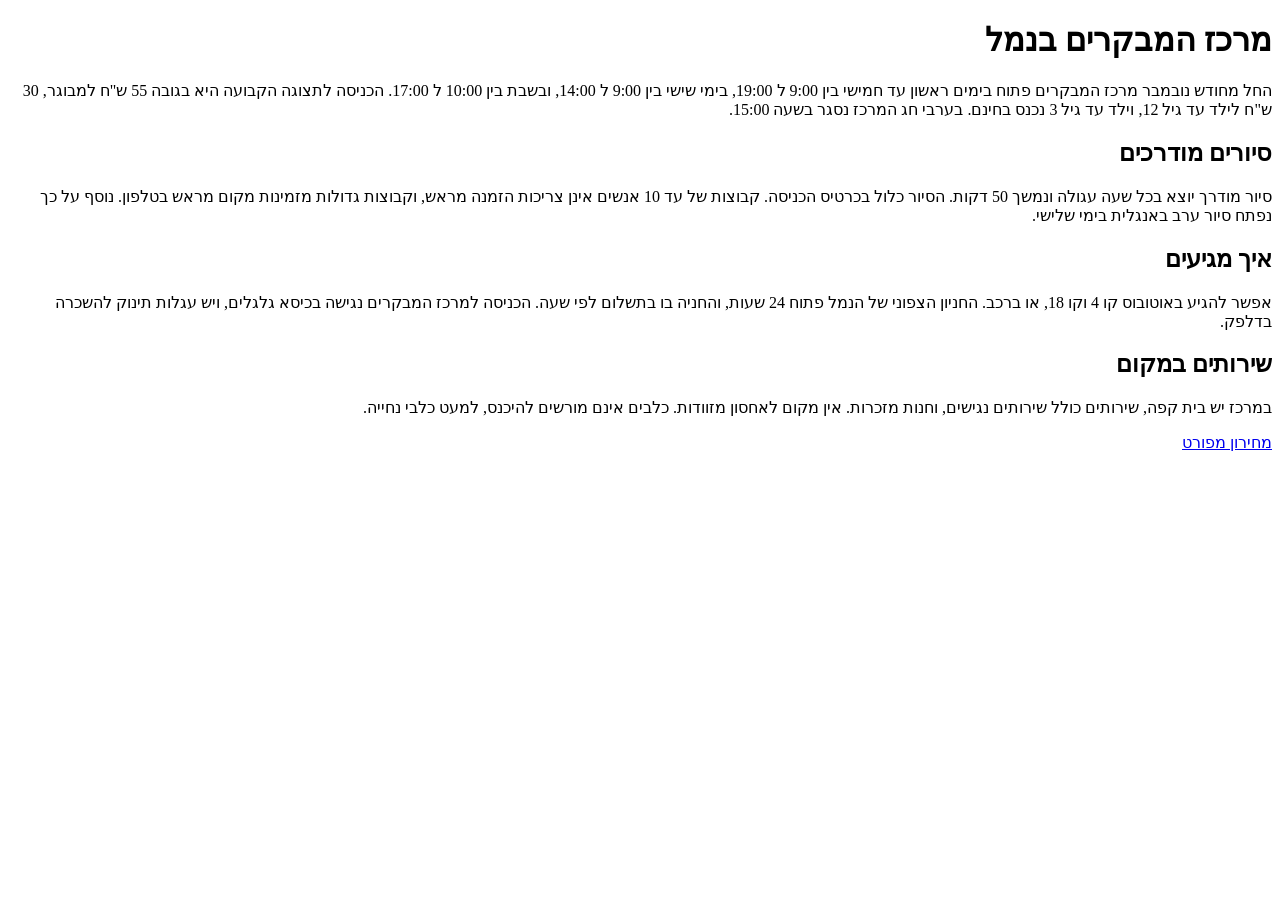
<file: _src/demo-site/index.html>
<!DOCTYPE html><html dir="rtl" lang="he"><head><meta charset="utf-8"><title>מרכז המבקרים בנמל: שעות, כרטיסים והגעה</title></head>
<body>
<h1>מרכז המבקרים בנמל</h1>
<p>החל מחודש נובמבר מרכז המבקרים פתוח בימים ראשון עד חמישי בין 9:00 ל 19:00, בימי שישי בין 9:00 ל 14:00, ובשבת בין 10:00 ל 17:00. הכניסה לתצוגה הקבועה היא בגובה 55 ש"ח למבוגר, 30 ש"ח לילד עד גיל 12, וילד עד גיל 3 נכנס בחינם. בערבי חג המרכז נסגר בשעה 15:00.</p>
<h2>סיורים מודרכים</h2>
<p>סיור מודרך יוצא בכל שעה עגולה ונמשך 50 דקות. הסיור כלול בכרטיס הכניסה. קבוצות של עד 10 אנשים אינן צריכות הזמנה מראש, וקבוצות גדולות מזמינות מקום מראש בטלפון. נוסף על כך נפתח סיור ערב באנגלית בימי שלישי.</p>
<h2>איך מגיעים</h2>
<p>אפשר להגיע באוטובוס קו 4 וקו 18, או ברכב. החניון הצפוני של הנמל פתוח 24 שעות, והחניה בו בתשלום לפי שעה. הכניסה למרכז המבקרים נגישה בכיסא גלגלים, ויש עגלות תינוק להשכרה בדלפק.</p>
<h2>שירותים במקום</h2>
<p>במרכז יש בית קפה, שירותים כולל שירותים נגישים, וחנות מזכרות. אין מקום לאחסון מזוודות. כלבים אינם מורשים להיכנס, למעט כלבי נחייה.</p>
<p><a href="/cloudchat-guide/_demo/prices.html">מחירון מפורט</a></p>
</body></html>
</file>
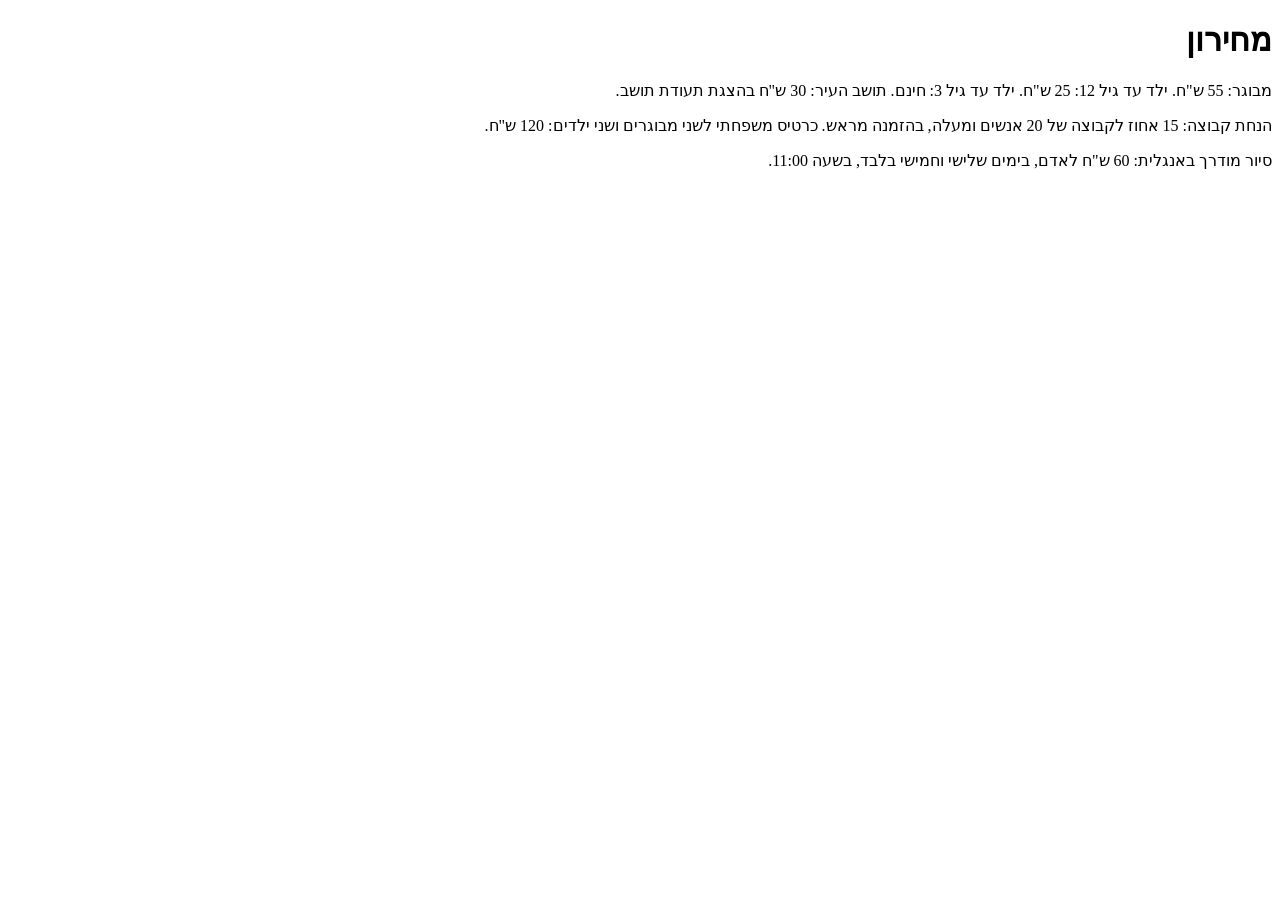
<file: _src/demo-site/prices.html>
<!DOCTYPE html><html dir="rtl" lang="he"><head><meta charset="utf-8"><title>מחירון מרכז המבקרים</title></head>
<body>
<h1>מחירון</h1>
<p>מבוגר: 55 ש"ח. ילד עד גיל 12: 25 ש"ח. ילד עד גיל 3: חינם. תושב העיר: 30 ש"ח בהצגת תעודת תושב.</p>
<p>הנחת קבוצה: 15 אחוז לקבוצה של 20 אנשים ומעלה, בהזמנה מראש. כרטיס משפחתי לשני מבוגרים ושני ילדים: 120 ש"ח.</p>
<p>סיור מודרך באנגלית: 60 ש"ח לאדם, בימים שלישי וחמישי בלבד, בשעה 11:00.</p>
</body></html>
</file>
